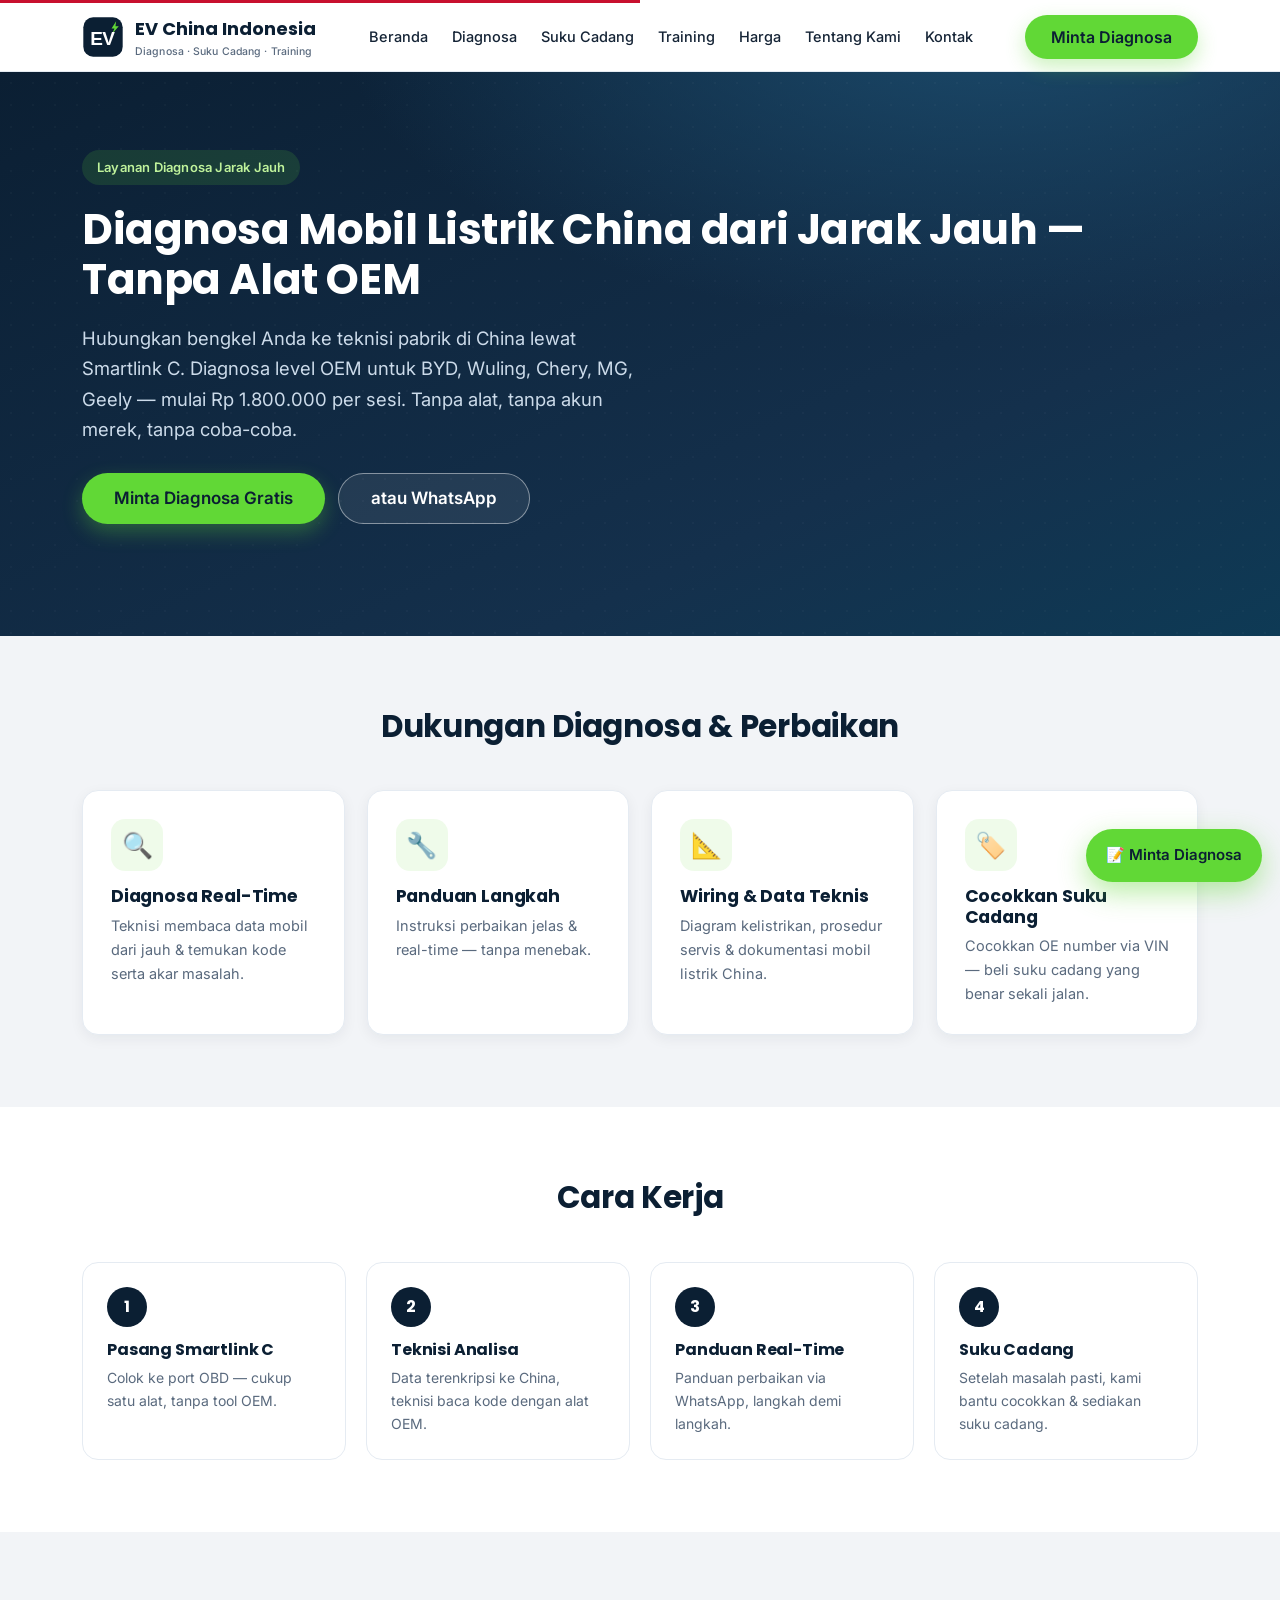
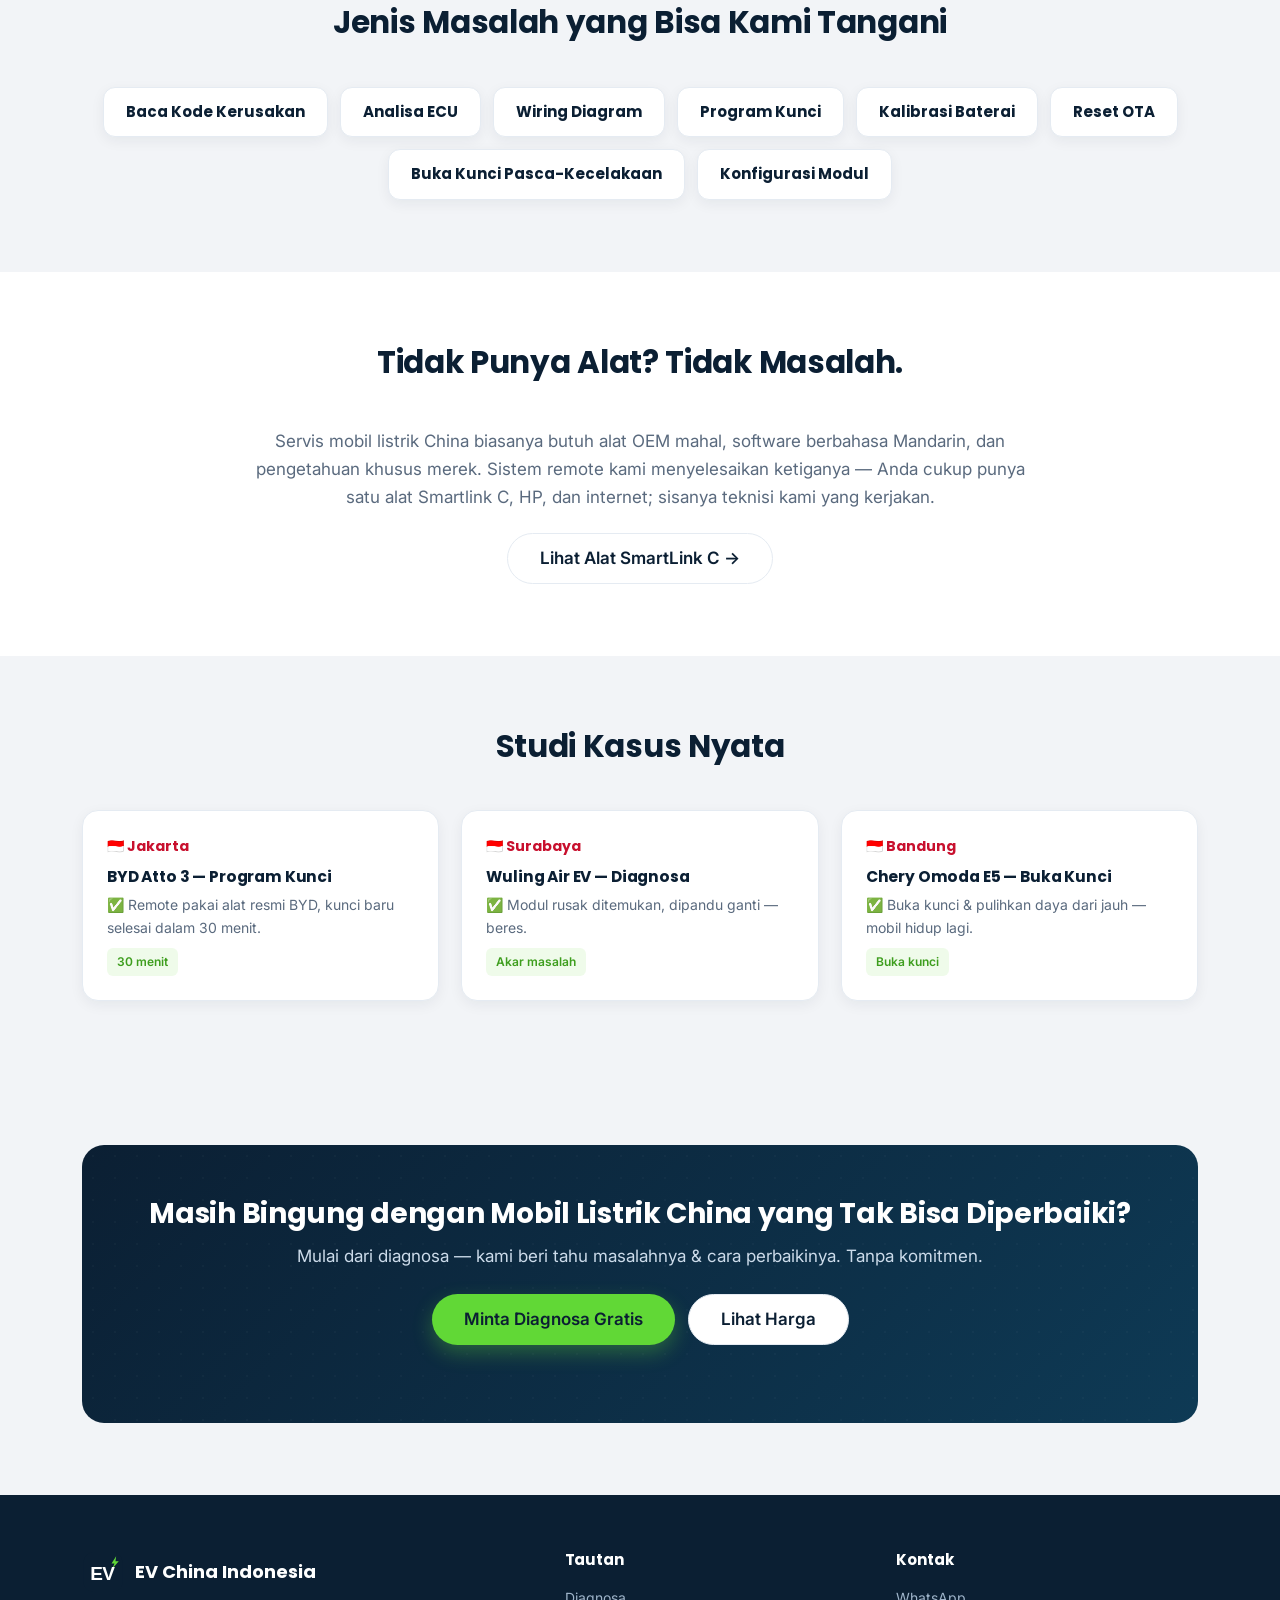
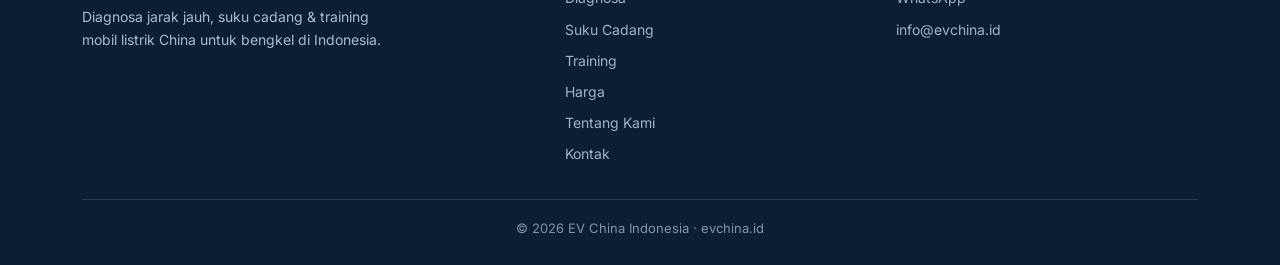
<file: diagnosa.html>
<!DOCTYPE html>
<html lang="id">
<head>
<meta charset="UTF-8">
<meta name="viewport" content="width=device-width, initial-scale=1.0">
<title>Diagnosa Mobil Listrik China dari Jarak Jauh — Tanpa Alat OEM | EV China Indonesia</title>
<meta name="description" content="Diagnosa jarak jauh mobil listrik China (BYD, Wuling, Chery, MG) oleh teknisi pabrik di China. Tanpa alat OEM, tanpa akun merek. Mulai dari Rp 1.800.000 per sesi.">
<link href="https://fonts.googleapis.com/css2?family=Inter:wght@400;500;600&family=Poppins:wght@600;700;800&display=swap" rel="stylesheet">
<link rel="icon" type="image/svg+xml" href="icon.svg">
<link rel="stylesheet" href="styles.css">
</head>
<body>

<header class="site-header">
  <div class="dev-banner" data-zh="⚙️ 演示原型 · 点右上「中文预览」可切换中文校对 · 正式上线只显示印尼语">⚙️ Prototipe demo · Klik "中文预览" di kanan atas untuk pratinjau Mandarin · Versi live hanya Bahasa Indonesia</div>
  <div class="container nav">
    <a class="brand" href="index.html"><img class="logo" src="icon.svg" alt="EV China Indonesia"><span>EV China Indonesia<small data-zh="中国电动车 诊断·配件·培训">Diagnosa · Suku Cadang · Training</small></span></a>
    <nav class="nav-links" id="navLinks">
      <a href="index.html" data-zh="首页">Beranda</a>
      <a href="diagnosa.html" data-zh="远程诊断">Diagnosa</a>
      <a href="suku-cadang.html" data-zh="配件">Suku Cadang</a>
      <a href="training.html" data-zh="培训">Training</a>
      <a href="harga.html" data-zh="价格">Harga</a>
      <a href="tentang-kami.html" data-zh="关于我们">Tentang Kami</a>
      <a href="kontak.html" data-zh="联系">Kontak</a>
    </nav>
    <div class="nav-actions">
      <button class="lang-toggle" id="langToggle">中文预览</button>
      <a class="btn btn-primary nav-toggle-cta" href="kontak.html#form" data-zh="免费诊断咨询">Minta Diagnosa</a>
      <button class="hamburger" id="hamburger">☰</button>
    </div>
  </div>
</header>

<!-- HERO -->
<section class="hero">
  <div class="container">
    <span class="eyebrow" data-zh="远程诊断服务">Layanan Diagnosa Jarak Jauh</span>
    <h1 data-zh="远程诊断中国电动车 — 无需 OEM 设备">Diagnosa Mobil Listrik China dari Jarak Jauh — Tanpa Alat OEM</h1>
    <p class="lead" data-zh="通过 Smartlink C 把你的修理厂连到中国的工厂工程师。BYD、五菱、奇瑞、MG、吉利的 OEM 级远程诊断，起价 Rp 1.800.000/次。无需工具、无需品牌账号、不用反复试错。">
      Hubungkan bengkel Anda ke teknisi pabrik di China lewat Smartlink C. Diagnosa level OEM untuk BYD, Wuling, Chery, MG, Geely — mulai Rp 1.800.000 per sesi. Tanpa alat, tanpa akun merek, tanpa coba-coba.</p>
    <div class="hero-cta">
      <a class="btn btn-primary btn-lg" href="kontak.html#form" data-zh="免费请求诊断">Minta Diagnosa Gratis</a>
      <a class="btn btn-ghost btn-lg js-wa" data-wa-text="Halo, saya butuh diagnosa jarak jauh untuk mobil listrik China." data-zh="或 WhatsApp">atau WhatsApp</a>
    </div>
  </div>
</section>

<!-- WHAT WE OFFER -->
<section>
  <div class="container">
    <div class="section-head"><h2 data-zh="我们提供的诊断与维修支持">Dukungan Diagnosa & Perbaikan</h2></div>
    <div class="grid grid-4">
      <div class="card"><span class="ico">🔍</span><h3 data-zh="实时故障诊断">Diagnosa Real-Time</h3><p data-zh="工程师远程读取车辆数据，定位确切故障码和根因。">Teknisi membaca data mobil dari jauh & temukan kode serta akar masalah.</p></div>
      <div class="card"><span class="ico">🔧</span><h3 data-zh="分步维修指导">Panduan Langkah</h3><p data-zh="实时给出清晰可执行的维修步骤，不靠猜。">Instruksi perbaikan jelas & real-time — tanpa menebak.</p></div>
      <div class="card"><span class="ico">📐</span><h3 data-zh="接线图与技术资料">Wiring & Data Teknis</h3><p data-zh="中国电动车的电路图、维修流程与技术文档。">Diagram kelistrikan, prosedur servis & dokumentasi mobil listrik China.</p></div>
      <div class="card"><span class="ico">🏷️</span><h3 data-zh="按 VIN 匹配配件">Cocokkan Suku Cadang</h3><p data-zh="按 VIN 精确匹配 OE 号，一次买对配件。">Cocokkan OE number via VIN — beli suku cadang yang benar sekali jalan.</p></div>
    </div>
  </div>
</section>

<!-- PROCESS -->
<section class="alt">
  <div class="container">
    <div class="section-head"><h2 data-zh="工作流程">Cara Kerja</h2></div>
    <div class="steps">
      <div class="step"><div class="num">1</div><h3 data-zh="连接 Smartlink C">Pasang Smartlink C</h3><p data-zh="插入车辆 OBD 口，一台设备即可，无需 OEM 工具。">Colok ke port OBD — cukup satu alat, tanpa tool OEM.</p></div>
      <div class="step"><div class="num">2</div><h3 data-zh="工程师分析故障">Teknisi Analisa</h3><p data-zh="数据加密传到中国，工程师用 OEM 设备读码分析。">Data terenkripsi ke China, teknisi baca kode dengan alat OEM.</p></div>
      <div class="step"><div class="num">3</div><h3 data-zh="实时获取维修步骤">Panduan Real-Time</h3><p data-zh="通过 WhatsApp 收到分步维修指导。">Panduan perbaikan via WhatsApp, langkah demi langkah.</p></div>
      <div class="step"><div class="num">4</div><h3 data-zh="需要时供给配件">Suku Cadang</h3><p data-zh="确认故障后，帮你匹配并供给正确的配件。">Setelah masalah pasti, kami bantu cocokkan & sediakan suku cadang.</p></div>
    </div>
  </div>
</section>

<!-- CAPABILITIES -->
<section>
  <div class="container">
    <div class="section-head"><h2 data-zh="我们能处理的故障类型">Jenis Masalah yang Bisa Kami Tangani</h2></div>
    <div class="brands">
      <span class="brand-pill" data-zh="故障码读取">Baca Kode Kerusakan</span>
      <span class="brand-pill" data-zh="ECU 分析">Analisa ECU</span>
      <span class="brand-pill" data-zh="接线图">Wiring Diagram</span>
      <span class="brand-pill" data-zh="钥匙编程">Program Kunci</span>
      <span class="brand-pill" data-zh="电池标定">Kalibrasi Baterai</span>
      <span class="brand-pill" data-zh="OTA 重置">Reset OTA</span>
      <span class="brand-pill" data-zh="事故解锁/上电">Buka Kunci Pasca-Kecelakaan</span>
      <span class="brand-pill" data-zh="模块配置">Konfigurasi Modul</span>
    </div>
  </div>
</section>

<!-- NO TOOLS -->
<section class="alt">
  <div class="container" style="max-width:820px">
    <div class="section-head"><h2 data-zh="没有工具？没问题。">Tidak Punya Alat? Tidak Masalah.</h2></div>
    <p class="center muted" style="font-size:17px" data-zh="传统修中国电动车需要昂贵的 OEM 设备、中文软件和品牌专属知识。我们的远程系统一次解决这三件事——你只需要一台 Smartlink C 接车 + 一部手机和网络，剩下的交给我们的工程师。">
      Servis mobil listrik China biasanya butuh alat OEM mahal, software berbahasa Mandarin, dan pengetahuan khusus merek. Sistem remote kami menyelesaikan ketiganya — Anda cukup punya satu alat Smartlink C, HP, dan internet; sisanya teknisi kami yang kerjakan.</p>
    <div class="center" style="margin-top:22px"><a class="btn btn-outline btn-lg" href="smartlink-c.html" data-zh="了解 / 订购 SmartLink C 设备">Lihat Alat SmartLink C →</a></div>
  </div>
</section>

<!-- CASES -->
<section>
  <div class="container">
    <div class="section-head"><h2 data-zh="真实维修案例">Studi Kasus Nyata</h2></div>
    <div class="grid grid-3">
      <div class="case"><div class="flag">🇮🇩 Jakarta</div><h4 data-zh="BYD Atto 3 — 钥匙编程">BYD Atto 3 — Program Kunci</h4><p data-zh="✅ 远程用 BYD 原厂设备，30 分钟编好新钥匙。">✅ Remote pakai alat resmi BYD, kunci baru selesai dalam 30 menit.</p><span class="tag">30 menit</span></div>
      <div class="case"><div class="flag">🇮🇩 Surabaya</div><h4 data-zh="Wuling Air EV — 故障诊断">Wuling Air EV — Diagnosa</h4><p data-zh="✅ 锁定模块故障，指导更换、问题解决。">✅ Modul rusak ditemukan, dipandu ganti — beres.</p><span class="tag" data-zh="找到根因">Akar masalah</span></div>
      <div class="case"><div class="flag">🇮🇩 Bandung</div><h4 data-zh="Chery Omoda E5 — 事故解锁">Chery Omoda E5 — Buka Kunci</h4><p data-zh="✅ 远程解锁并恢复上电，车辆成功启动。">✅ Buka kunci & pulihkan daya dari jauh — mobil hidup lagi.</p><span class="tag" data-zh="远程解锁">Buka kunci</span></div>
    </div>
  </div>
</section>

<!-- CTA -->
<section>
  <div class="container">
    <div class="cta-band">
      <h2 data-zh="还在为修不了的中国电动车发愁？">Masih Bingung dengan Mobil Listrik China yang Tak Bisa Diperbaiki?</h2>
      <p data-zh="先从诊断开始——我们会告诉你确切问题和修法。无需承诺。">Mulai dari diagnosa — kami beri tahu masalahnya & cara perbaikinya. Tanpa komitmen.</p>
      <div class="hero-cta">
        <a class="btn btn-primary btn-lg" href="kontak.html#form" data-zh="免费请求诊断">Minta Diagnosa Gratis</a>
        <a class="btn btn-outline btn-lg" href="harga.html" data-zh="查看价格">Lihat Harga</a>
      </div>
    </div>
  </div>
</section>

<footer class="site-footer">
  <div class="container">
    <div class="footer-grid">
      <div><div class="brand" style="margin-bottom:12px"><img class="logo" src="icon.svg" alt="EV China Indonesia"><span style="color:#fff">EV China Indonesia</span></div>
        <p style="color:#A9BCD2;font-size:14px;max-width:300px" data-zh="为印尼修理厂提供中国电动车远程诊断、配件与培训。">Diagnosa jarak jauh, suku cadang & training mobil listrik China untuk bengkel di Indonesia.</p></div>
      <div><h4 data-zh="快速链接">Tautan</h4>
        <a href="diagnosa.html" data-zh="远程诊断">Diagnosa</a><a href="suku-cadang.html" data-zh="配件">Suku Cadang</a><a href="training.html" data-zh="培训">Training</a><a href="harga.html" data-zh="价格">Harga</a><a href="tentang-kami.html" data-zh="关于我们">Tentang Kami</a><a href="kontak.html" data-zh="联系">Kontak</a></div>
      <div><h4 data-zh="联系方式">Kontak</h4><a class="js-wa">WhatsApp</a><a href="mailto:info@evchina.id">info@evchina.id</a></div>
    </div>
    <div class="footer-bottom">© 2026 EV China Indonesia · evchina.id</div>
  </div>
</footer>

<a class="wa-float" href="kontak.html#form" style="background:var(--accent);color:var(--ink);box-shadow:0 10px 28px rgba(97,216,54,.45)" data-zh="免费诊断">📝 Minta Diagnosa</a>
<script src="app.js"></script>
</body>
</html>
</file>
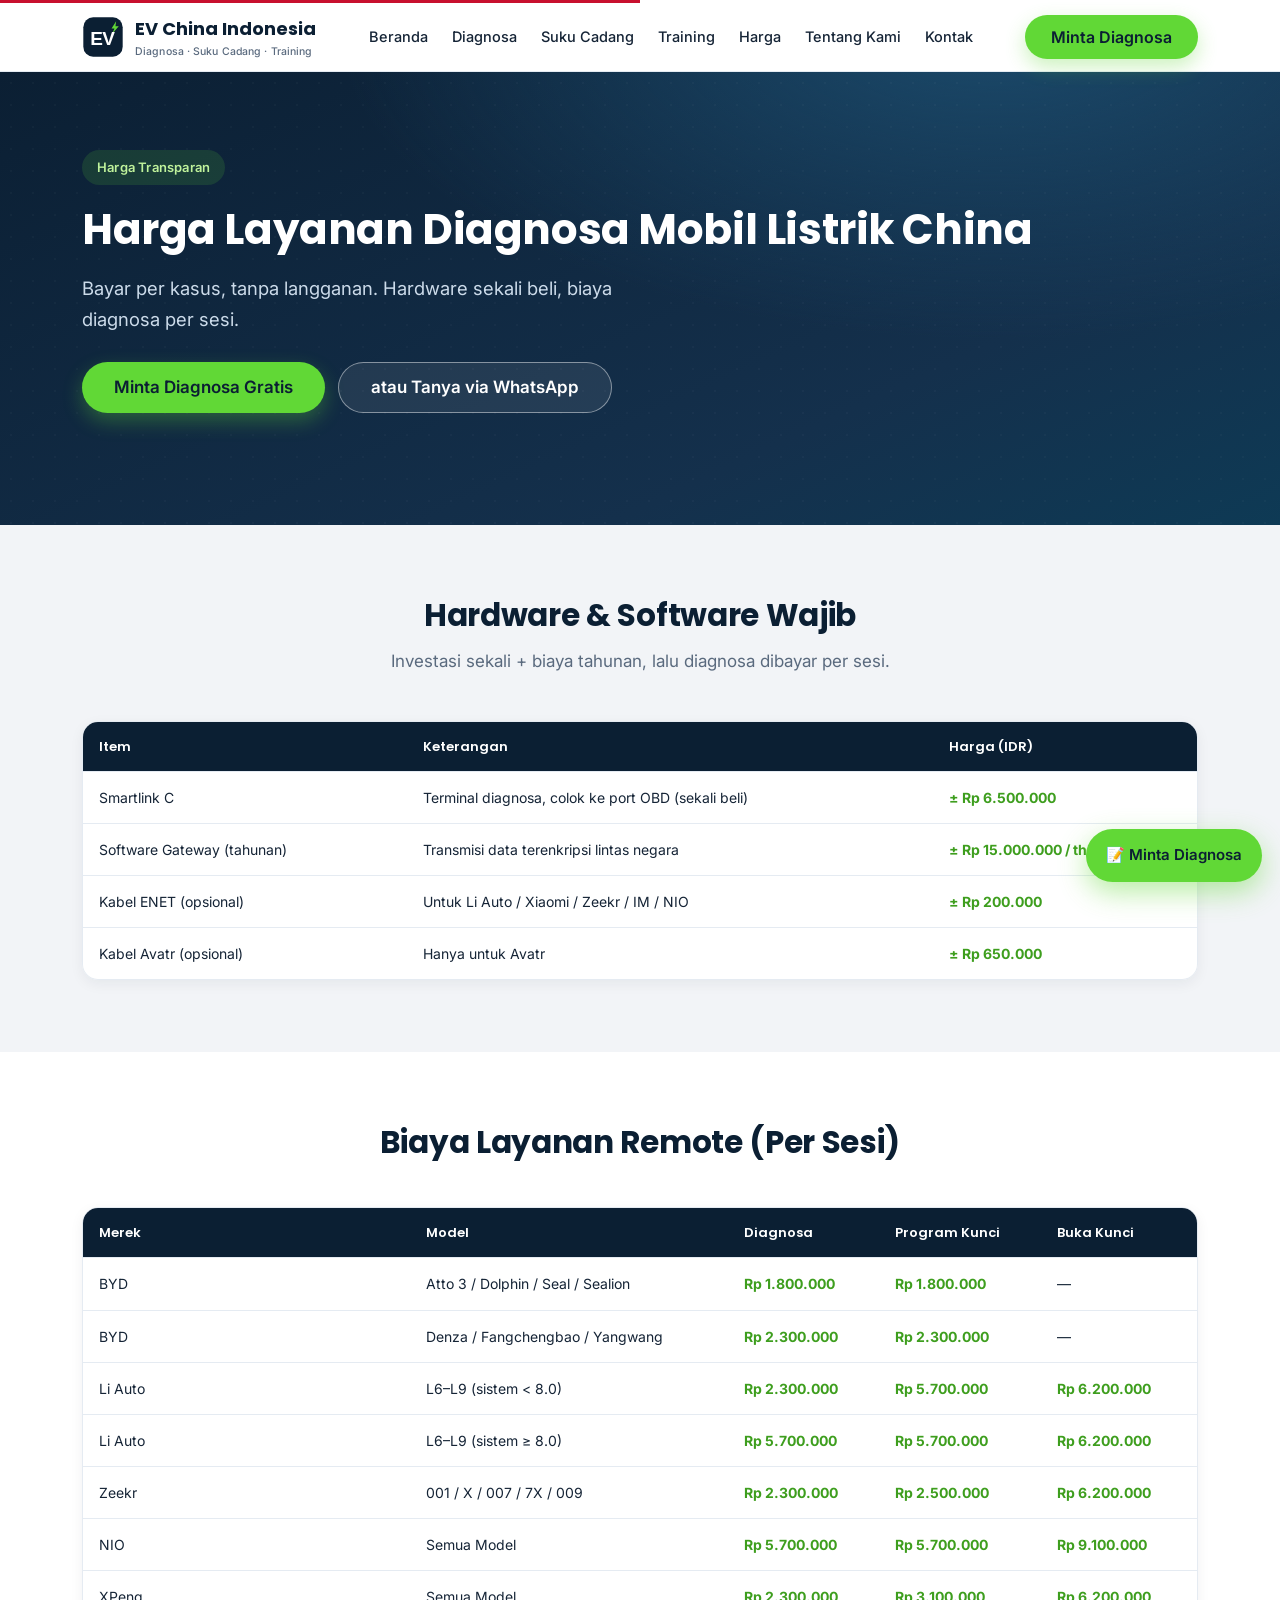
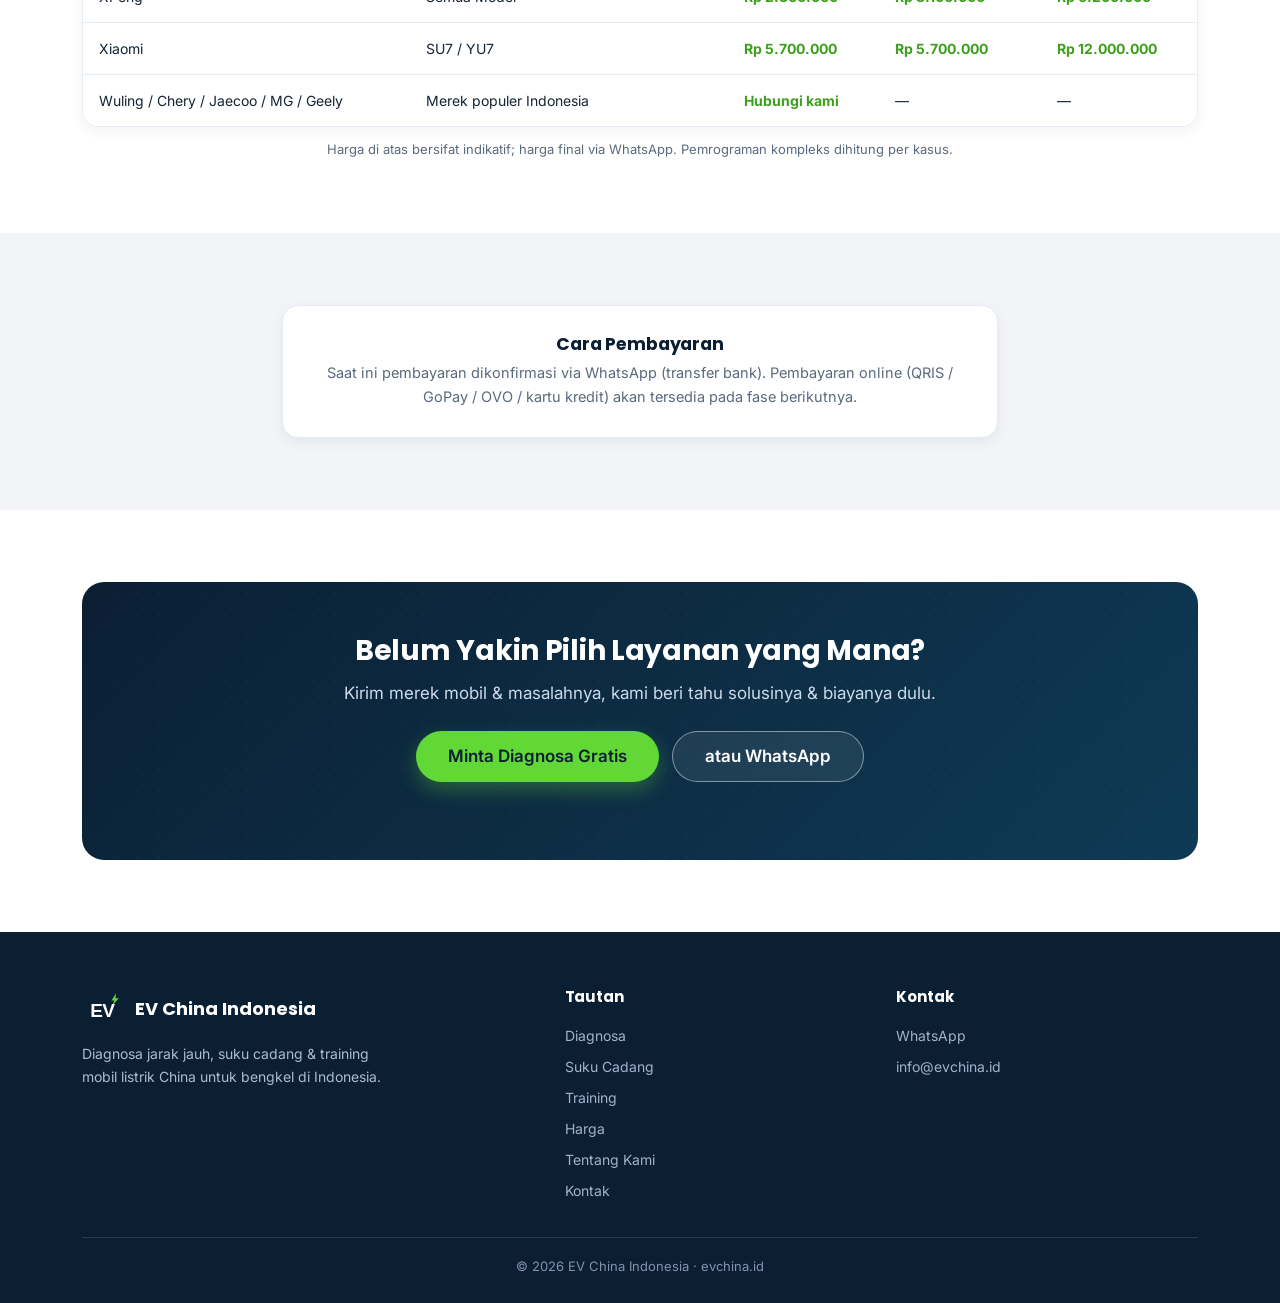
<file: harga.html>
<!DOCTYPE html>
<html lang="id">
<head>
<meta charset="UTF-8">
<meta name="viewport" content="width=device-width, initial-scale=1.0">
<title>Harga Layanan Diagnosa Mobil Listrik China | EV China Indonesia</title>
<meta name="description" content="Harga diagnosa jarak jauh mobil listrik China. Bayar per sesi, tanpa langganan. Hardware sekali beli. BYD mulai Rp 1.800.000 per sesi.">
<link href="https://fonts.googleapis.com/css2?family=Inter:wght@400;500;600&family=Poppins:wght@600;700;800&display=swap" rel="stylesheet">
<link rel="icon" type="image/svg+xml" href="icon.svg">
<link rel="stylesheet" href="styles.css">
</head>
<body>

<header class="site-header">
  <div class="dev-banner" data-zh="⚙️ 演示原型 · 点右上「中文预览」可切换中文校对 · 正式上线只显示印尼语">⚙️ Prototipe demo · Klik "中文预览" di kanan atas untuk pratinjau Mandarin · Versi live hanya Bahasa Indonesia</div>
  <div class="container nav">
    <a class="brand" href="index.html"><img class="logo" src="icon.svg" alt="EV China Indonesia"><span>EV China Indonesia<small data-zh="中国电动车 诊断·配件·培训">Diagnosa · Suku Cadang · Training</small></span></a>
    <nav class="nav-links" id="navLinks">
      <a href="index.html" data-zh="首页">Beranda</a>
      <a href="diagnosa.html" data-zh="远程诊断">Diagnosa</a>
      <a href="suku-cadang.html" data-zh="配件">Suku Cadang</a>
      <a href="training.html" data-zh="培训">Training</a>
      <a href="harga.html" data-zh="价格">Harga</a>
      <a href="tentang-kami.html" data-zh="关于我们">Tentang Kami</a>
      <a href="kontak.html" data-zh="联系">Kontak</a>
    </nav>
    <div class="nav-actions">
      <button class="lang-toggle" id="langToggle">中文预览</button>
      <a class="btn btn-primary nav-toggle-cta" href="kontak.html#form" data-zh="免费诊断咨询">Minta Diagnosa</a>
      <button class="hamburger" id="hamburger">☰</button>
    </div>
  </div>
</header>

<section class="hero">
  <div class="container">
    <span class="eyebrow" data-zh="价格透明">Harga Transparan</span>
    <h1 data-zh="中国电动车诊断服务价格">Harga Layanan Diagnosa Mobil Listrik China</h1>
    <p class="lead" data-zh="按次付费、无订阅。硬件一次性购买，诊断按次计费。">Bayar per kasus, tanpa langganan. Hardware sekali beli, biaya diagnosa per sesi.</p>
    <div class="hero-cta">
      <a class="btn btn-primary btn-lg" href="kontak.html#form" data-zh="免费请求诊断">Minta Diagnosa Gratis</a>
      <a class="btn btn-ghost btn-lg js-wa" data-wa-text="Halo, saya mau tanya harga diagnosa mobil listrik China." data-zh="或 WhatsApp 询价">atau Tanya via WhatsApp</a>
    </div>
  </div>
</section>

<!-- HARDWARE TABLE -->
<section>
  <div class="container">
    <div class="section-head">
      <h2 data-zh="必备硬件与软件">Hardware & Software Wajib</h2>
      <p data-zh="一次性投入 + 年费，之后诊断按次收费。">Investasi sekali + biaya tahunan, lalu diagnosa dibayar per sesi.</p>
    </div>
    <div class="table-wrap">
      <table>
        <thead><tr>
          <th data-zh="项目">Item</th>
          <th data-zh="说明">Keterangan</th>
          <th data-zh="价格 (IDR)">Harga (IDR)</th>
        </tr></thead>
        <tbody>
          <tr><td>Smartlink C</td><td data-zh="诊断终端，接车 OBD 口（一次性）">Terminal diagnosa, colok ke port OBD (sekali beli)</td><td class="price">± Rp 6.500.000</td></tr>
          <tr><td data-zh="Gateway 软件（年费）">Software Gateway (tahunan)</td><td data-zh="跨境加密数据传输">Transmisi data terenkripsi lintas negara</td><td class="price">± Rp 15.000.000 / thn</td></tr>
          <tr><td data-zh="ENET 线（选配）">Kabel ENET (opsional)</td><td data-zh="理想/小米/Zeekr/智己/蔚来用">Untuk Li Auto / Xiaomi / Zeekr / IM / NIO</td><td class="price">± Rp 200.000</td></tr>
          <tr><td data-zh="Avatr 线（选配）">Kabel Avatr (opsional)</td><td data-zh="仅阿维塔用">Hanya untuk Avatr</td><td class="price">± Rp 650.000</td></tr>
        </tbody>
      </table>
    </div>
  </div>
</section>

<!-- SERVICE FEE TABLE -->
<section class="alt">
  <div class="container">
    <div class="section-head">
      <h2 data-zh="远程服务费（按次）">Biaya Layanan Remote (Per Sesi)</h2>
    </div>
    <div class="table-wrap">
      <table>
        <thead><tr>
          <th data-zh="品牌">Merek</th>
          <th data-zh="车型">Model</th>
          <th data-zh="诊断">Diagnosa</th>
          <th data-zh="钥匙编程">Program Kunci</th>
          <th data-zh="事故解锁">Buka Kunci</th>
        </tr></thead>
        <tbody>
          <tr><td>BYD</td><td>Atto 3 / Dolphin / Seal / Sealion</td><td class="price">Rp 1.800.000</td><td class="price">Rp 1.800.000</td><td>—</td></tr>
          <tr><td>BYD</td><td>Denza / Fangchengbao / Yangwang</td><td class="price">Rp 2.300.000</td><td class="price">Rp 2.300.000</td><td>—</td></tr>
          <tr><td>Li Auto</td><td data-zh="L6–L9（系统 < 8.0）">L6–L9 (sistem < 8.0)</td><td class="price">Rp 2.300.000</td><td class="price">Rp 5.700.000</td><td class="price">Rp 6.200.000</td></tr>
          <tr><td>Li Auto</td><td data-zh="L6–L9（系统 ≥ 8.0）">L6–L9 (sistem ≥ 8.0)</td><td class="price">Rp 5.700.000</td><td class="price">Rp 5.700.000</td><td class="price">Rp 6.200.000</td></tr>
          <tr><td>Zeekr</td><td>001 / X / 007 / 7X / 009</td><td class="price">Rp 2.300.000</td><td class="price">Rp 2.500.000</td><td class="price">Rp 6.200.000</td></tr>
          <tr><td>NIO</td><td data-zh="全系">Semua Model</td><td class="price">Rp 5.700.000</td><td class="price">Rp 5.700.000</td><td class="price">Rp 9.100.000</td></tr>
          <tr><td>XPeng</td><td data-zh="全系">Semua Model</td><td class="price">Rp 2.300.000</td><td class="price">Rp 3.100.000</td><td class="price">Rp 6.200.000</td></tr>
          <tr><td>Xiaomi</td><td>SU7 / YU7</td><td class="price">Rp 5.700.000</td><td class="price">Rp 5.700.000</td><td class="price">Rp 12.000.000</td></tr>
          <tr><td>Wuling / Chery / Jaecoo / MG / Geely</td><td data-zh="印尼热销品牌">Merek populer Indonesia</td><td class="price" data-zh="按需报价">Hubungi kami</td><td>—</td><td>—</td></tr>
        </tbody>
      </table>
    </div>
    <p class="note center" data-zh="以上价格仅供参考，最终报价以 WhatsApp 为准。复杂编程按个案报价。">Harga di atas bersifat indikatif; harga final via WhatsApp. Pemrograman kompleks dihitung per kasus.</p>
  </div>
</section>

<!-- payment note -->
<section>
  <div class="container" style="max-width:760px">
    <div class="card center">
      <h3 data-zh="付款方式">Cara Pembayaran</h3>
      <p class="muted" data-zh="目前先通过 WhatsApp 确认报价后付款（银行转账）。线上支付（QRIS / GoPay / OVO / 信用卡）将在第二阶段上线。">Saat ini pembayaran dikonfirmasi via WhatsApp (transfer bank). Pembayaran online (QRIS / GoPay / OVO / kartu kredit) akan tersedia pada fase berikutnya.</p>
    </div>
  </div>
</section>

<section class="alt">
  <div class="container">
    <div class="cta-band">
      <h2 data-zh="不确定要选哪个服务？">Belum Yakin Pilih Layanan yang Mana?</h2>
      <p data-zh="把车型和故障发给我们，我们先告诉你怎么做、多少钱。">Kirim merek mobil & masalahnya, kami beri tahu solusinya & biayanya dulu.</p>
      <div class="hero-cta">
        <a class="btn btn-primary btn-lg" href="kontak.html#form" data-zh="免费请求诊断">Minta Diagnosa Gratis</a>
        <a class="btn btn-ghost btn-lg js-wa" data-wa-text="Halo, saya mau konsultasi harga diagnosa mobil listrik China." data-zh="或 WhatsApp 咨询">atau WhatsApp</a>
      </div>
    </div>
  </div>
</section>

<footer class="site-footer">
  <div class="container">
    <div class="footer-grid">
      <div><div class="brand" style="margin-bottom:12px"><img class="logo" src="icon.svg" alt="EV China Indonesia"><span style="color:#fff">EV China Indonesia</span></div>
        <p style="color:#A9BCD2;font-size:14px;max-width:300px" data-zh="为印尼修理厂提供中国电动车远程诊断、配件与培训。">Diagnosa jarak jauh, suku cadang & training mobil listrik China untuk bengkel di Indonesia.</p></div>
      <div><h4 data-zh="快速链接">Tautan</h4>
        <a href="diagnosa.html" data-zh="远程诊断">Diagnosa</a><a href="suku-cadang.html" data-zh="配件">Suku Cadang</a><a href="training.html" data-zh="培训">Training</a><a href="harga.html" data-zh="价格">Harga</a><a href="tentang-kami.html" data-zh="关于我们">Tentang Kami</a><a href="kontak.html" data-zh="联系">Kontak</a></div>
      <div><h4 data-zh="联系方式">Kontak</h4><a class="js-wa">WhatsApp</a><a href="mailto:info@evchina.id">info@evchina.id</a></div>
    </div>
    <div class="footer-bottom">© 2026 EV China Indonesia · evchina.id</div>
  </div>
</footer>

<a class="wa-float" href="kontak.html#form" style="background:var(--accent);color:var(--ink);box-shadow:0 10px 28px rgba(97,216,54,.45)" data-zh="免费诊断">📝 Minta Diagnosa</a>
<script src="app.js"></script>
</body>
</html>
</file>
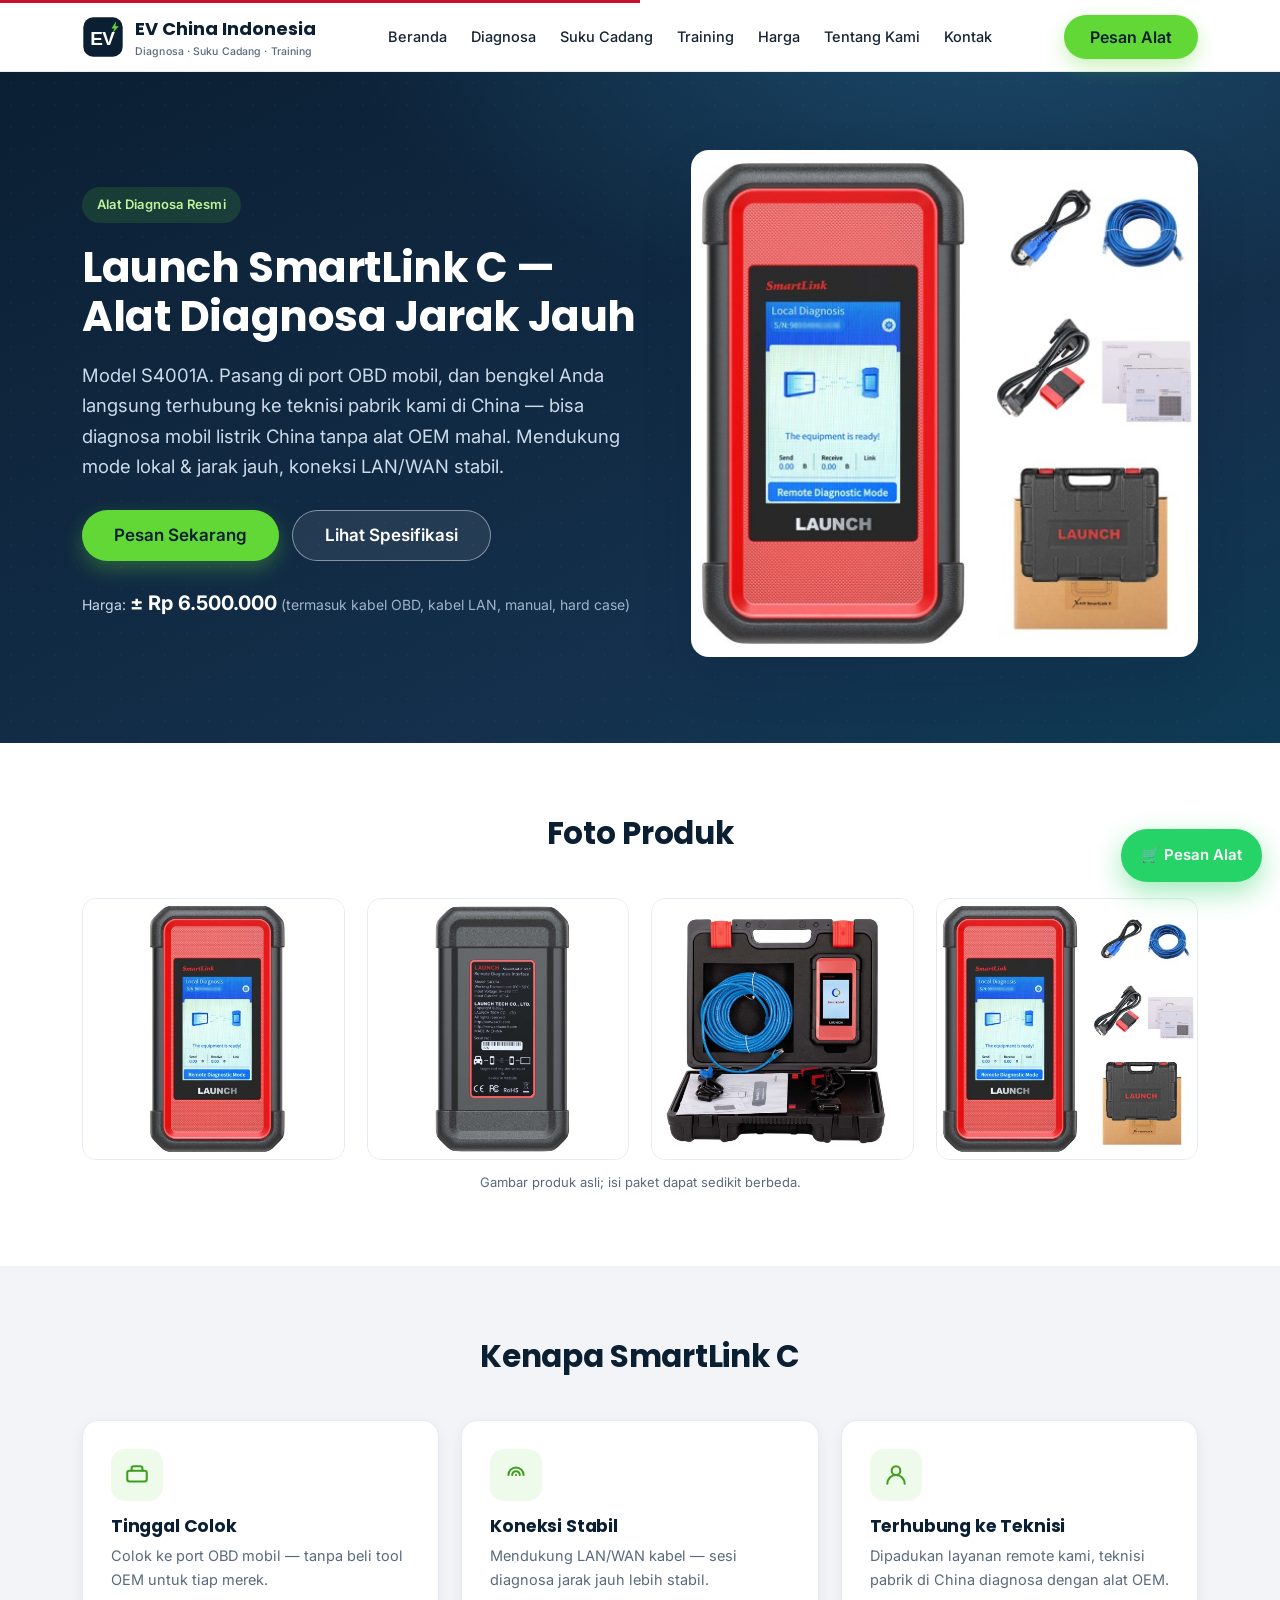
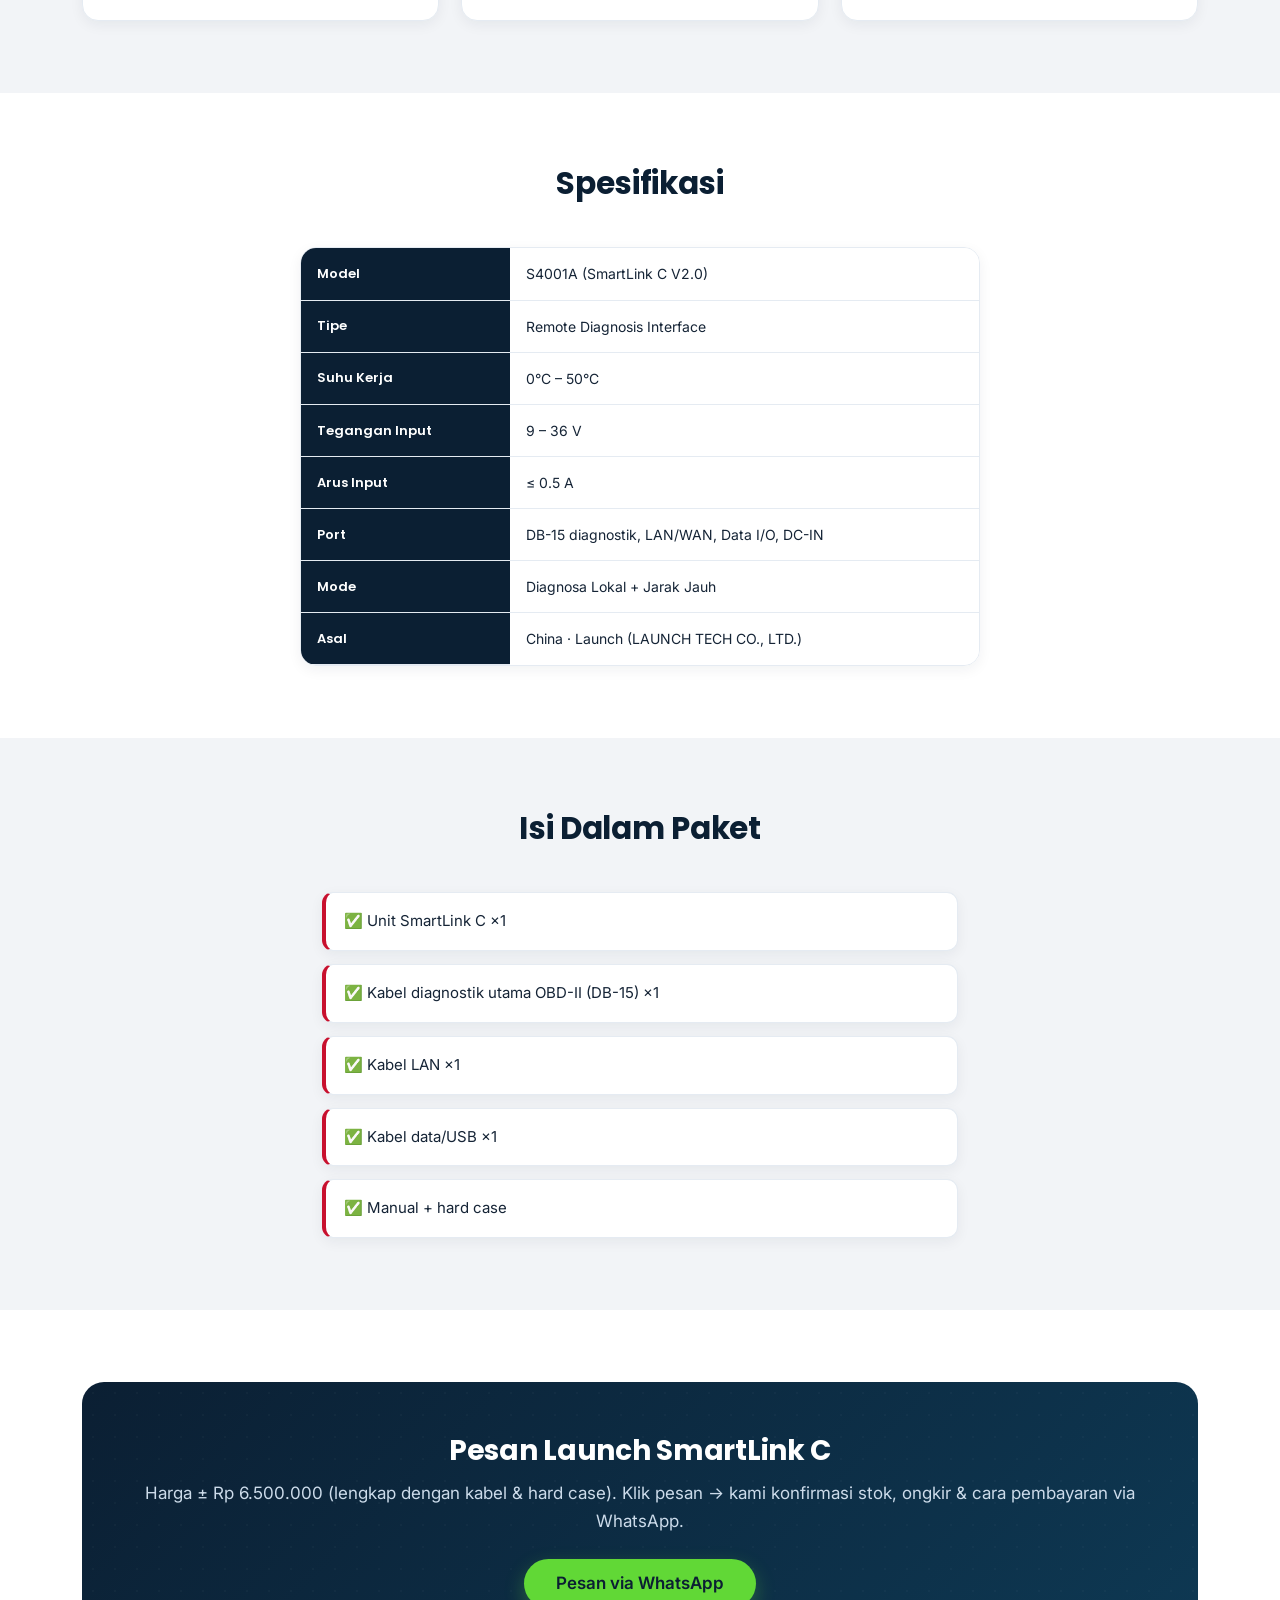
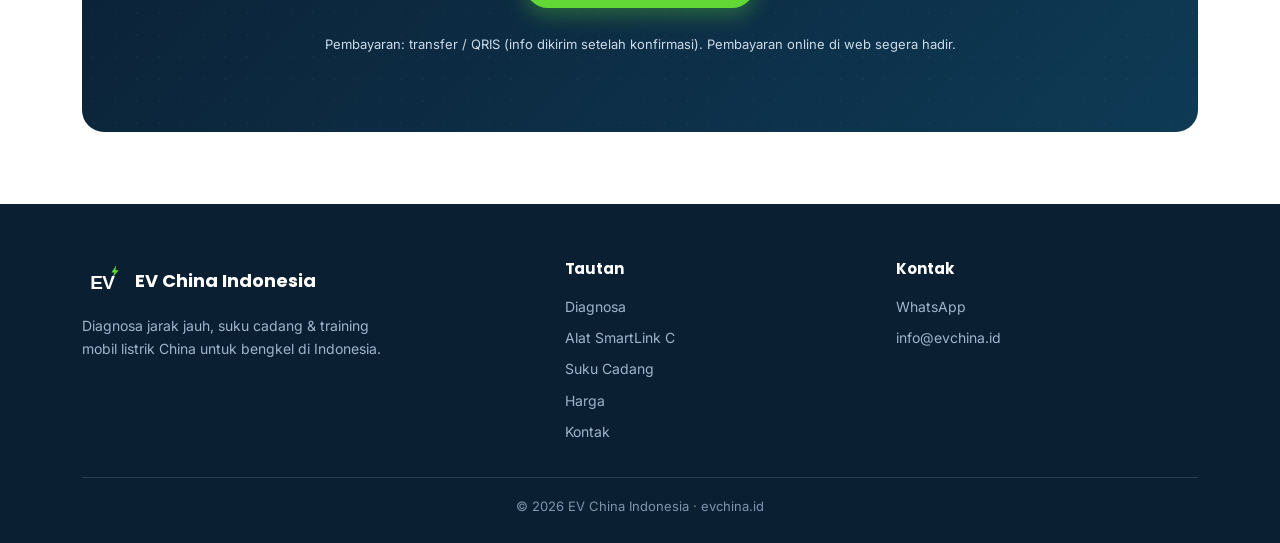
<file: smartlink-c.html>
<!DOCTYPE html>
<html lang="id">
<head>
<meta charset="UTF-8">
<meta name="viewport" content="width=device-width, initial-scale=1.0">
<title>Launch SmartLink C — Alat Diagnosa Jarak Jauh | EV China Indonesia</title>
<meta name="description" content="Launch SmartLink C (S4001A): alat antarmuka diagnosa jarak jauh untuk bengkel. Pasang di port OBD, hubungkan ke teknisi pabrik di China — diagnosa mobil listrik China tanpa alat OEM mahal. Pesan dari EV China Indonesia.">
<link rel="icon" type="image/svg+xml" href="icon.svg">
<link href="https://fonts.googleapis.com/css2?family=Inter:wght@400;500;600&family=Poppins:wght@600;700;800&display=swap" rel="stylesheet">
<link rel="stylesheet" href="styles.css">
</head>
<body>

<header class="site-header">
  <div class="dev-banner" data-zh="⚙️ 演示原型 · 点右上「中文预览」可切换中文校对 · 正式上线只显示印尼语">⚙️ Prototipe demo · Klik "中文预览" di kanan atas untuk pratinjau Mandarin · Versi live hanya Bahasa Indonesia</div>
  <div class="container nav">
    <a class="brand" href="index.html"><img class="logo" src="icon.svg" alt="EV China Indonesia"><span>EV China Indonesia<small data-zh="中国电动车 诊断·配件·培训">Diagnosa · Suku Cadang · Training</small></span></a>
    <nav class="nav-links" id="navLinks">
      <a href="index.html" data-zh="首页">Beranda</a>
      <a href="diagnosa.html" data-zh="远程诊断">Diagnosa</a>
      <a href="suku-cadang.html" data-zh="配件">Suku Cadang</a>
      <a href="training.html" data-zh="培训">Training</a>
      <a href="harga.html" data-zh="价格">Harga</a>
      <a href="tentang-kami.html" data-zh="关于我们">Tentang Kami</a>
      <a href="kontak.html" data-zh="联系">Kontak</a>
    </nav>
    <div class="nav-actions">
      <button class="lang-toggle" id="langToggle">中文预览</button>
      <a class="btn btn-primary nav-toggle-cta js-wa" data-wa-text="Halo, saya mau pesan Launch SmartLink C." data-zh="订购设备">Pesan Alat</a>
      <button class="hamburger" id="hamburger">☰</button>
    </div>
  </div>
</header>

<!-- HERO / PRODUCT -->
<section class="hero">
  <div class="container">
    <div class="hero-grid">
      <div class="hero-copy">
        <span class="eyebrow" data-zh="官方诊断设备">Alat Diagnosa Resmi</span>
        <h1 data-zh="Launch SmartLink C — 远程诊断接口">Launch SmartLink C — Alat Diagnosa Jarak Jauh</h1>
        <p class="lead" data-zh="型号 S4001A。插在车的 OBD 口,把你的修理厂连到我们在中国的工厂工程师——不用买昂贵 OEM 设备,就能诊断中国电动车。支持本地 + 远程诊断,LAN/WAN 稳定连接。">
          Model S4001A. Pasang di port OBD mobil, dan bengkel Anda langsung terhubung ke teknisi pabrik kami di China — bisa diagnosa mobil listrik China tanpa alat OEM mahal. Mendukung mode lokal & jarak jauh, koneksi LAN/WAN stabil.</p>
        <div class="hero-cta">
          <a class="btn btn-primary btn-lg js-wa" data-wa-text="Halo, saya mau pesan Launch SmartLink C. Tolong info harga & pengiriman." data-zh="立即订购">Pesan Sekarang</a>
          <a class="btn btn-ghost btn-lg" href="#spec" data-zh="查看规格">Lihat Spesifikasi</a>
        </div>
        <p style="margin-top:14px;color:#CCDBEA;font-size:14px"><span data-zh="价格">Harga:</span> <b style="color:#fff;font-size:20px">± Rp 6.500.000</b> <span style="color:#9FB4CA" data-zh="（含 1 条 OBD 主线、网线、说明书、手提箱）">(termasuk kabel OBD, kabel LAN, manual, hard case)</span></p>
      </div>
      <div class="hero-visual">
        <img src="images/smartlink-c-kit.jpg" alt="Launch SmartLink C kit" onerror="this.closest('.hero-visual').style.display='none'" style="width:100%;border-radius:18px;background:#fff;box-shadow:var(--shadow-lg)">
      </div>
    </div>
  </div>
</section>

<!-- GALLERY -->
<section class="alt">
  <div class="container">
    <div class="section-head"><h2 data-zh="产品图">Foto Produk</h2></div>
    <div class="grid grid-4">
      <img src="images/smartlink-c-front.jpg" alt="SmartLink C tampak depan" onerror="this.style.display='none'" style="width:100%;border-radius:14px;border:1px solid var(--line);background:#fff">
      <img src="images/smartlink-c-back.jpg" alt="SmartLink C label spesifikasi" onerror="this.style.display='none'" style="width:100%;border-radius:14px;border:1px solid var(--line);background:#fff">
      <img src="images/smartlink-c-case.jpg" alt="SmartLink C hard case" onerror="this.style.display='none'" style="width:100%;border-radius:14px;border:1px solid var(--line);background:#fff">
      <img src="images/smartlink-c-kit.jpg" alt="SmartLink C kit lengkap" onerror="this.style.display='none'" style="width:100%;border-radius:14px;border:1px solid var(--line);background:#fff">
    </div>
    <p class="note center" data-zh="实物为准。">Gambar produk asli; isi paket dapat sedikit berbeda.</p>
  </div>
</section>

<!-- WHY -->
<section>
  <div class="container">
    <div class="section-head"><h2 data-zh="为什么用 SmartLink C">Kenapa SmartLink C</h2></div>
    <div class="grid grid-3">
      <div class="card"><span class="ico"><svg viewBox="0 0 24 24" fill="none" stroke-linecap="round" stroke-linejoin="round"><rect x="3" y="8" width="18" height="10" rx="2"/><path d="M7 8V6a2 2 0 0 1 2-2h6a2 2 0 0 1 2 2v2"/></svg></span><h3 data-zh="插上就用">Tinggal Colok</h3><p data-zh="插进车的 OBD 口即可,无需每个品牌单独买 OEM 工具。">Colok ke port OBD mobil — tanpa beli tool OEM untuk tiap merek.</p></div>
      <div class="card"><span class="ico"><svg viewBox="0 0 24 24" fill="none" stroke-linecap="round" stroke-linejoin="round"><path d="M5 12a7 7 0 0 1 14 0M8.5 12a3.5 3.5 0 0 1 7 0M12 12h.01"/></svg></span><h3 data-zh="LAN/WAN 稳定连接">Koneksi Stabil</h3><p data-zh="支持有线 LAN/WAN,远程诊断更稳,不怕掉线。">Mendukung LAN/WAN kabel — sesi diagnosa jarak jauh lebih stabil.</p></div>
      <div class="card"><span class="ico"><svg viewBox="0 0 24 24" fill="none" stroke-linecap="round" stroke-linejoin="round"><circle cx="12" cy="8" r="4"/><path d="M4 20a8 8 0 0 1 16 0"/></svg></span><h3 data-zh="连到中国工程师">Terhubung ke Teknisi</h3><p data-zh="搭配我们的远程服务,中国工厂工程师用 OEM 设备帮你诊断。">Dipadukan layanan remote kami, teknisi pabrik di China diagnosa dengan alat OEM.</p></div>
    </div>
  </div>
</section>

<!-- SPECS -->
<section class="alt" id="spec">
  <div class="container">
    <div class="section-head"><h2 data-zh="规格参数">Spesifikasi</h2></div>
    <div class="table-wrap" style="max-width:680px;margin:0 auto">
      <table>
        <tbody>
          <tr><th data-zh="型号">Model</th><td>S4001A (SmartLink C V2.0)</td></tr>
          <tr><th data-zh="类型">Tipe</th><td data-zh="远程诊断接口">Remote Diagnosis Interface</td></tr>
          <tr><th data-zh="工作温度">Suhu Kerja</th><td>0°C – 50°C</td></tr>
          <tr><th data-zh="输入电压">Tegangan Input</th><td>9 – 36 V</td></tr>
          <tr><th data-zh="输入电流">Arus Input</th><td>≤ 0.5 A</td></tr>
          <tr><th data-zh="接口">Port</th><td data-zh="DB-15 诊断口、LAN/WAN 网口、Data I/O、DC-IN">DB-15 diagnostik, LAN/WAN, Data I/O, DC-IN</td></tr>
          <tr><th data-zh="模式">Mode</th><td data-zh="本地诊断 + 远程诊断">Diagnosa Lokal + Jarak Jauh</td></tr>
          <tr><th data-zh="产地">Asal</th><td data-zh="中国 · Launch 原厂">China · Launch (LAUNCH TECH CO., LTD.)</td></tr>
        </tbody>
      </table>
    </div>
  </div>
</section>

<!-- IN THE BOX -->
<section>
  <div class="container" style="max-width:680px">
    <div class="section-head"><h2 data-zh="包装内含">Isi Dalam Paket</h2></div>
    <ul class="pain">
      <li data-zh="✅ SmartLink C 主机 ×1">✅ Unit SmartLink C ×1</li>
      <li data-zh="✅ OBD-II 主诊断线 (DB-15) ×1">✅ Kabel diagnostik utama OBD-II (DB-15) ×1</li>
      <li data-zh="✅ 网线 (LAN) ×1">✅ Kabel LAN ×1</li>
      <li data-zh="✅ 数据/USB 线 ×1">✅ Kabel data/USB ×1</li>
      <li data-zh="✅ 说明书 + 手提箱">✅ Manual + hard case</li>
    </ul>
  </div>
</section>

<!-- BUY -->
<section class="alt" id="beli">
  <div class="container">
    <div class="cta-band">
      <h2 data-zh="订购 SmartLink C">Pesan Launch SmartLink C</h2>
      <p data-zh="价格 ± Rp 6.500.000(含线材与手提箱)。点下单 → 我们 WhatsApp 跟你确认库存、运费和付款方式。">Harga ± Rp 6.500.000 (lengkap dengan kabel & hard case). Klik pesan → kami konfirmasi stok, ongkir & cara pembayaran via WhatsApp.</p>
      <div class="hero-cta">
        <a class="btn btn-primary btn-lg js-wa" data-wa-text="Halo, saya mau pesan Launch SmartLink C. Tolong info stok, ongkir & pembayaran." data-zh="WhatsApp 下单">Pesan via WhatsApp</a>
      </div>
      <p style="margin-top:14px;color:#CCDBEA;font-size:13px" data-zh="支付方式:转账 / QRIS（确认后发付款信息）。网页在线支付即将上线。">Pembayaran: transfer / QRIS (info dikirim setelah konfirmasi). Pembayaran online di web segera hadir.</p>
    </div>
  </div>
</section>

<footer class="site-footer">
  <div class="container">
    <div class="footer-grid">
      <div><div class="brand" style="margin-bottom:12px"><img class="logo" src="icon.svg" alt="EV China Indonesia"><span style="color:#fff">EV China Indonesia</span></div>
        <p style="color:#9FB4CA;font-size:14px;max-width:300px" data-zh="为印尼修理厂提供中国电动车远程诊断、配件与培训。">Diagnosa jarak jauh, suku cadang & training mobil listrik China untuk bengkel di Indonesia.</p></div>
      <div><h4 data-zh="快速链接">Tautan</h4>
        <a href="diagnosa.html" data-zh="远程诊断">Diagnosa</a><a href="smartlink-c.html" data-zh="SmartLink C 设备">Alat SmartLink C</a><a href="suku-cadang.html" data-zh="配件">Suku Cadang</a><a href="harga.html" data-zh="价格">Harga</a><a href="kontak.html" data-zh="联系">Kontak</a></div>
      <div><h4 data-zh="联系方式">Kontak</h4><a class="js-wa">WhatsApp</a><a href="mailto:info@evchina.id">info@evchina.id</a></div>
    </div>
    <div class="footer-bottom">© 2026 EV China Indonesia · evchina.id</div>
  </div>
</footer>

<a class="wa-float js-wa" data-wa-text="Halo, saya mau pesan Launch SmartLink C." data-zh="订购设备">🛒 Pesan Alat</a>
<script src="app.js"></script>
</body>
</html>
</file>
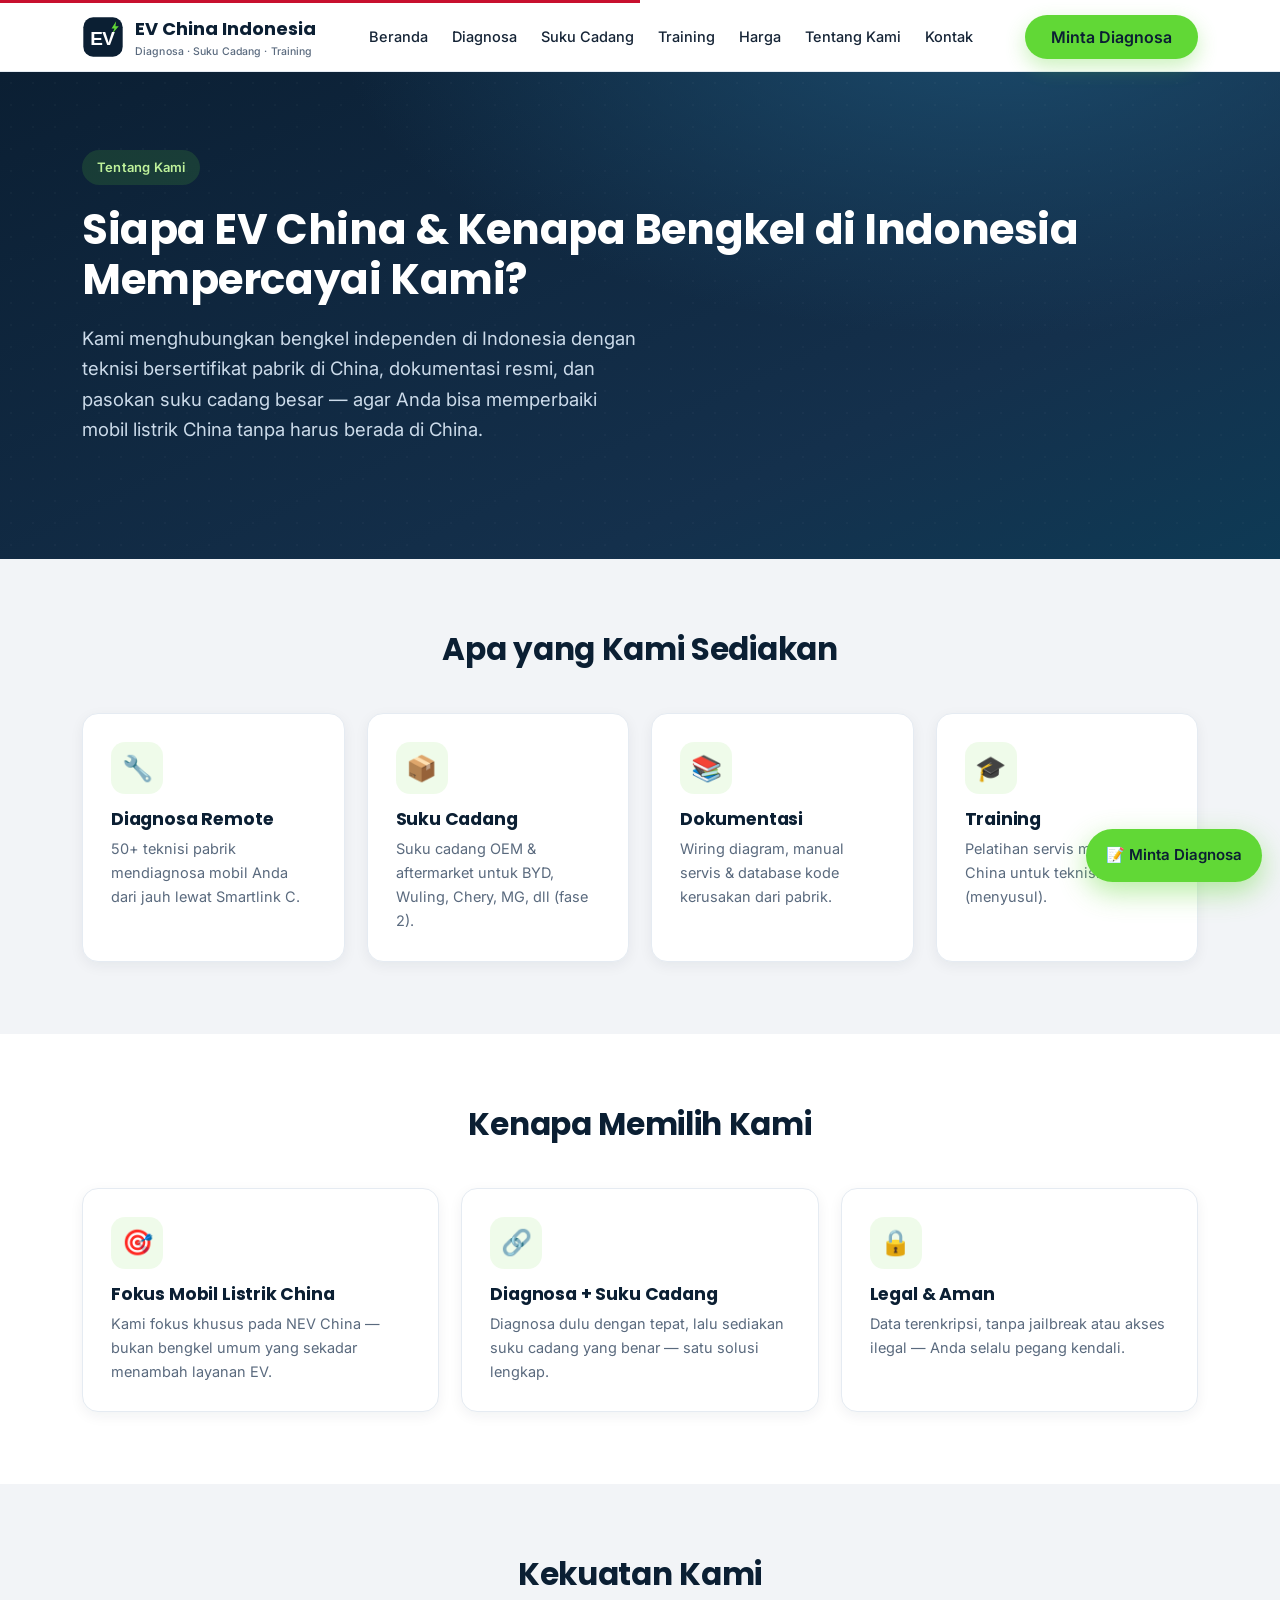
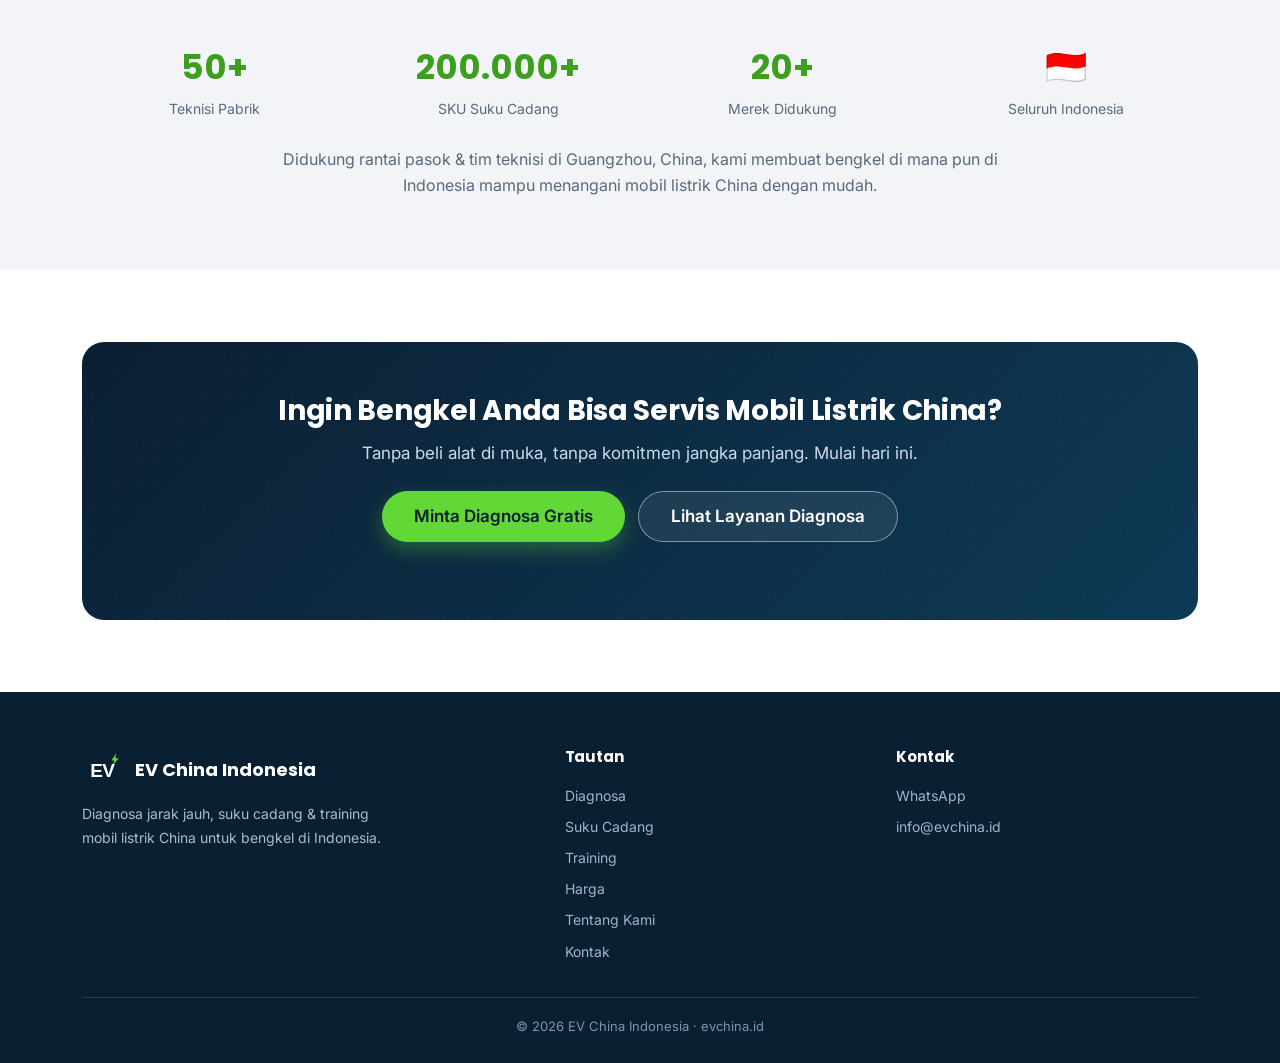
<file: tentang-kami.html>
<!DOCTYPE html>
<html lang="id">
<head>
<meta charset="UTF-8">
<meta name="viewport" content="width=device-width, initial-scale=1.0">
<title>Tentang Kami | EV China Indonesia</title>
<meta name="description" content="EV China Indonesia menghubungkan bengkel di Indonesia dengan teknisi pabrik China, dokumentasi resmi, dan suku cadang untuk mobil listrik China.">
<link href="https://fonts.googleapis.com/css2?family=Inter:wght@400;500;600&family=Poppins:wght@600;700;800&display=swap" rel="stylesheet">
<link rel="icon" type="image/svg+xml" href="icon.svg">
<link rel="stylesheet" href="styles.css">
</head>
<body>

<header class="site-header">
  <div class="dev-banner" data-zh="⚙️ 演示原型 · 点右上「中文预览」可切换中文校对 · 正式上线只显示印尼语">⚙️ Prototipe demo · Klik "中文预览" di kanan atas untuk pratinjau Mandarin · Versi live hanya Bahasa Indonesia</div>
  <div class="container nav">
    <a class="brand" href="index.html"><img class="logo" src="icon.svg" alt="EV China Indonesia"><span>EV China Indonesia<small data-zh="中国电动车 诊断·配件·培训">Diagnosa · Suku Cadang · Training</small></span></a>
    <nav class="nav-links" id="navLinks">
      <a href="index.html" data-zh="首页">Beranda</a>
      <a href="diagnosa.html" data-zh="远程诊断">Diagnosa</a>
      <a href="suku-cadang.html" data-zh="配件">Suku Cadang</a>
      <a href="training.html" data-zh="培训">Training</a>
      <a href="harga.html" data-zh="价格">Harga</a>
      <a href="tentang-kami.html" data-zh="关于我们">Tentang Kami</a>
      <a href="kontak.html" data-zh="联系">Kontak</a>
    </nav>
    <div class="nav-actions">
      <button class="lang-toggle" id="langToggle">中文预览</button>
      <a class="btn btn-primary nav-toggle-cta" href="kontak.html#form" data-zh="免费诊断咨询">Minta Diagnosa</a>
      <button class="hamburger" id="hamburger">☰</button>
    </div>
  </div>
</header>

<section class="hero">
  <div class="container">
    <span class="eyebrow" data-zh="关于我们">Tentang Kami</span>
    <h1 data-zh="谁是 EV China，为什么印尼修理厂信任我们？">Siapa EV China & Kenapa Bengkel di Indonesia Mempercayai Kami?</h1>
    <p class="lead" data-zh="我们把印尼的独立修理厂，连接到中国的工厂认证工程师、原厂技术文档和庞大的配件供应——让你不用在中国，也能修好中国电动车。">
      Kami menghubungkan bengkel independen di Indonesia dengan teknisi bersertifikat pabrik di China, dokumentasi resmi, dan pasokan suku cadang besar — agar Anda bisa memperbaiki mobil listrik China tanpa harus berada di China.</p>
  </div>
</section>

<section>
  <div class="container">
    <div class="section-head"><h2 data-zh="我们提供什么">Apa yang Kami Sediakan</h2></div>
    <div class="grid grid-4">
      <div class="card"><span class="ico">🔧</span><h3 data-zh="远程诊断">Diagnosa Remote</h3><p data-zh="50+ 工厂认证工程师通过 Smartlink C 远程为你的车诊断。">50+ teknisi pabrik mendiagnosa mobil Anda dari jauh lewat Smartlink C.</p></div>
      <div class="card"><span class="ico">📦</span><h3 data-zh="配件供应">Suku Cadang</h3><p data-zh="BYD、五菱、奇瑞、MG 等品牌的 OEM 与副厂件供应（二期）。">Suku cadang OEM & aftermarket untuk BYD, Wuling, Chery, MG, dll (fase 2).</p></div>
      <div class="card"><span class="ico">📚</span><h3 data-zh="技术文档">Dokumentasi</h3><p data-zh="接线图、维修手册、故障码库等原厂资料。">Wiring diagram, manual servis & database kode kerusakan dari pabrik.</p></div>
      <div class="card"><span class="ico">🎓</span><h3 data-zh="维修培训">Training</h3><p data-zh="中国电动车维修培训，帮你的技师建立能力（后续推出）。">Pelatihan servis mobil listrik China untuk teknisi Anda (menyusul).</p></div>
    </div>
  </div>
</section>

<section class="alt">
  <div class="container">
    <div class="section-head"><h2 data-zh="为什么选择我们">Kenapa Memilih Kami</h2></div>
    <div class="grid grid-3">
      <div class="card"><span class="ico">🎯</span><h3 data-zh="专注中国电动车">Fokus Mobil Listrik China</h3><p data-zh="我们专做中国新能源车，不是顺带修电车的普通店。">Kami fokus khusus pada NEV China — bukan bengkel umum yang sekadar menambah layanan EV.</p></div>
      <div class="card"><span class="ico">🔗</span><h3 data-zh="诊断 + 配件一体">Diagnosa + Suku Cadang</h3><p data-zh="先诊断准确，再供给对的配件——一条龙解决。">Diagnosa dulu dengan tepat, lalu sediakan suku cadang yang benar — satu solusi lengkap.</p></div>
      <div class="card"><span class="ico">🔒</span><h3 data-zh="合规安全">Legal & Aman</h3><p data-zh="数据加密传输，不破解、不做未授权访问，全程你掌控。">Data terenkripsi, tanpa jailbreak atau akses ilegal — Anda selalu pegang kendali.</p></div>
    </div>
  </div>
</section>

<section>
  <div class="container">
    <div class="section-head"><h2 data-zh="我们的实力">Kekuatan Kami</h2></div>
    <div class="stats">
      <div class="stat"><b>50+</b><span data-zh="工厂认证工程师">Teknisi Pabrik</span></div>
      <div class="stat"><b>200.000+</b><span data-zh="配件 SKU">SKU Suku Cadang</span></div>
      <div class="stat"><b>20+</b><span data-zh="支持品牌">Merek Didukung</span></div>
      <div class="stat"><b>🇮🇩</b><span data-zh="服务全印尼">Seluruh Indonesia</span></div>
    </div>
    <p class="center muted" style="margin-top:24px;max-width:760px;margin-left:auto;margin-right:auto" data-zh="依托位于中国广州的供应链与工程团队，我们让印尼任何角落的修理厂都能轻松应对中国电动车。">
      Didukung rantai pasok & tim teknisi di Guangzhou, China, kami membuat bengkel di mana pun di Indonesia mampu menangani mobil listrik China dengan mudah.</p>
  </div>
</section>

<section class="alt">
  <div class="container">
    <div class="cta-band">
      <h2 data-zh="想让你的修理厂能修中国电动车？">Ingin Bengkel Anda Bisa Servis Mobil Listrik China?</h2>
      <p data-zh="无需预先买设备，无需长期承诺。今天就开始。">Tanpa beli alat di muka, tanpa komitmen jangka panjang. Mulai hari ini.</p>
      <div class="hero-cta">
        <a class="btn btn-primary btn-lg" href="kontak.html#form" data-zh="免费请求诊断">Minta Diagnosa Gratis</a>
        <a class="btn btn-ghost btn-lg" href="diagnosa.html" data-zh="了解诊断服务">Lihat Layanan Diagnosa</a>
      </div>
    </div>
  </div>
</section>

<footer class="site-footer">
  <div class="container">
    <div class="footer-grid">
      <div><div class="brand" style="margin-bottom:12px"><img class="logo" src="icon.svg" alt="EV China Indonesia"><span style="color:#fff">EV China Indonesia</span></div>
        <p style="color:#A9BCD2;font-size:14px;max-width:300px" data-zh="为印尼修理厂提供中国电动车远程诊断、配件与培训。">Diagnosa jarak jauh, suku cadang & training mobil listrik China untuk bengkel di Indonesia.</p></div>
      <div><h4 data-zh="快速链接">Tautan</h4>
        <a href="diagnosa.html" data-zh="远程诊断">Diagnosa</a><a href="suku-cadang.html" data-zh="配件">Suku Cadang</a><a href="training.html" data-zh="培训">Training</a><a href="harga.html" data-zh="价格">Harga</a><a href="tentang-kami.html" data-zh="关于我们">Tentang Kami</a><a href="kontak.html" data-zh="联系">Kontak</a></div>
      <div><h4 data-zh="联系方式">Kontak</h4><a class="js-wa">WhatsApp</a><a href="mailto:info@evchina.id">info@evchina.id</a></div>
    </div>
    <div class="footer-bottom">© 2026 EV China Indonesia · evchina.id</div>
  </div>
</footer>

<a class="wa-float" href="kontak.html#form" style="background:var(--accent);color:var(--ink);box-shadow:0 10px 28px rgba(97,216,54,.45)" data-zh="免费诊断">📝 Minta Diagnosa</a>
<script src="app.js"></script>
</body>
</html>
</file>
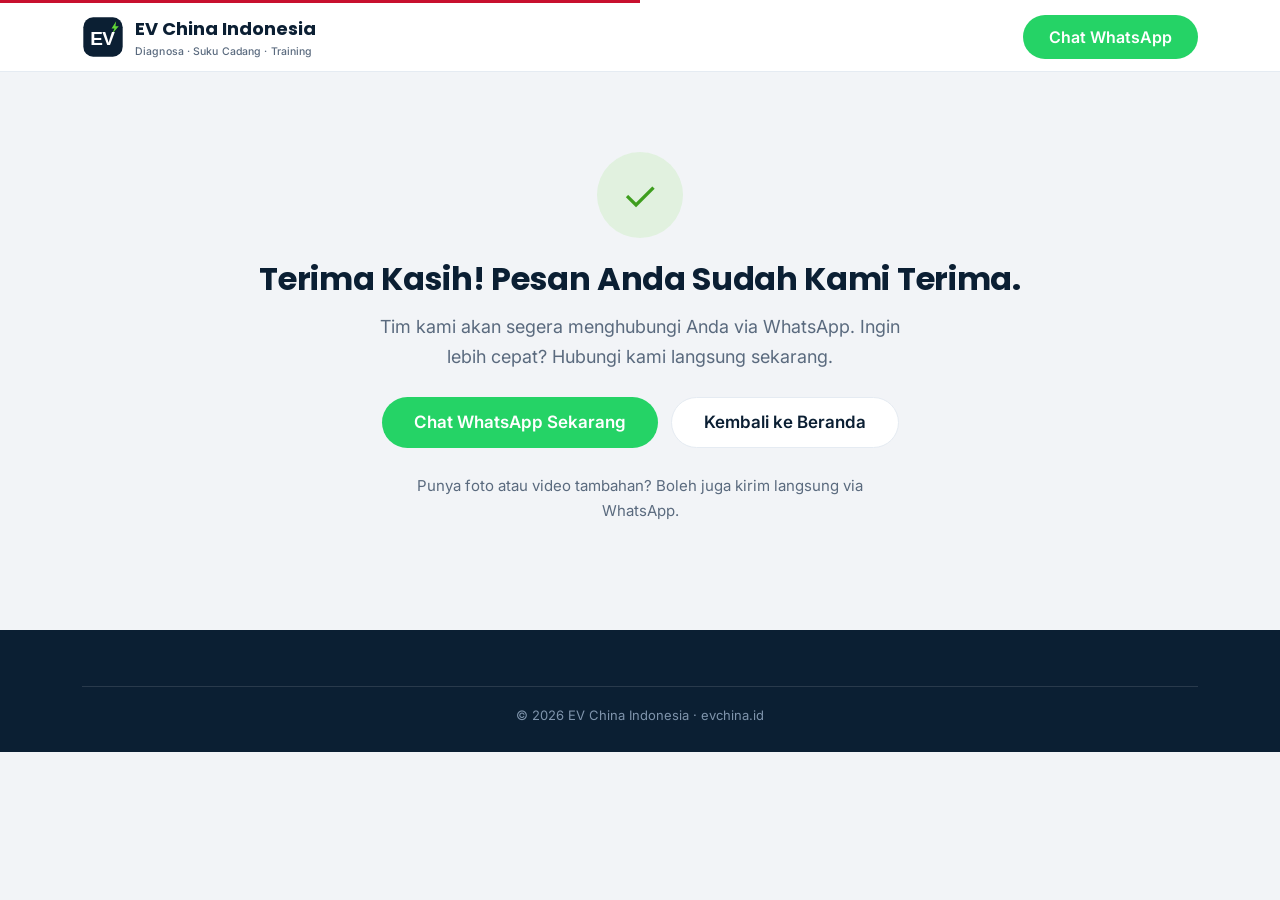
<file: terima-kasih.html>
<!DOCTYPE html>
<html lang="id">
<head>
<meta charset="UTF-8">
<meta name="viewport" content="width=device-width, initial-scale=1.0">
<title>Terima Kasih | EV China Indonesia</title>
<meta name="robots" content="noindex">
<link href="https://fonts.googleapis.com/css2?family=Inter:wght@400;500;600&family=Poppins:wght@600;700;800&display=swap" rel="stylesheet">
<link rel="icon" type="image/svg+xml" href="icon.svg">
<link rel="stylesheet" href="styles.css">
<!-- 广告转化追踪：此页用于触发 Facebook Pixel 的 Lead 事件 / Google Ads conversion（上线时加埋点代码） -->
</head>
<body>

<header class="site-header">
  <div class="dev-banner" data-zh="⚙️ 演示原型 · 此页为表单提交成功页，用于广告转化追踪">⚙️ Prototipe demo · Halaman sukses form, dipakai untuk pelacakan konversi iklan</div>
  <div class="container nav">
    <a class="brand" href="index.html"><img class="logo" src="icon.svg" alt="EV China Indonesia"><span>EV China Indonesia<small data-zh="中国电动车 诊断·配件·培训">Diagnosa · Suku Cadang · Training</small></span></a>
    <div class="nav-actions">
      <button class="lang-toggle" id="langToggle">中文预览</button>
      <a class="btn btn-wa nav-toggle-cta js-wa" data-zh="联系客服">Chat WhatsApp</a>
    </div>
  </div>
</header>

<div class="ty">
  <div>
    <div class="check">✓</div>
    <h1 data-zh="谢谢！我们收到你的信息了。">Terima Kasih! Pesan Anda Sudah Kami Terima.</h1>
    <p data-zh="我们的团队会尽快通过 WhatsApp 联系你。想更快？现在就直接联系我们。">Tim kami akan segera menghubungi Anda via WhatsApp. Ingin lebih cepat? Hubungi kami langsung sekarang.</p>
    <div class="hero-cta" style="justify-content:center">
      <a class="btn btn-wa btn-lg js-wa" data-zh="现在 WhatsApp 联系">Chat WhatsApp Sekarang</a>
      <a class="btn btn-outline btn-lg" href="index.html" data-zh="返回首页">Kembali ke Beranda</a>
    </div>

    <p class="muted" style="margin-top:24px;font-size:15px" data-zh="还有更多照片或视频？也可以直接用 WhatsApp 发给我们。">Punya foto atau video tambahan? Boleh juga kirim langsung via WhatsApp.</p>
  </div>
</div>

<footer class="site-footer">
  <div class="container">
    <div class="footer-bottom">© 2026 EV China Indonesia · evchina.id</div>
  </div>
</footer>

<script src="app.js"></script>
</body>
</html>
</file>
<file: styles.css>
/* ============================================================
   EV China Indonesia — evchina.id
   设计系统 v2 · 专业稳重 + 印尼本地特色
   配色：深海军蓝 + 精炼电动绿(主行动) + 印尼红(点缀) + WhatsApp绿
   ============================================================ */

:root{
  --ink:#0B1F33;          /* 品牌深海军蓝（logo） */
  --ink-2:#14304C;        /* 海军蓝 次（渐变用） */
  --accent:#61D836;       /* 品牌绿（logo）— 主按钮/强调 */
  --accent-d:#3E9E1E;     /* 深绿 — 图标描边/价格/链接（浅底对比） */
  --gray:#A7B0B8;         /* 品牌灰（logo） */
  --id-red:#C8102E;       /* 印尼红 点缀 */
  --id-red-d:#A50D26;
  --wa:#25D366;           /* WhatsApp 绿（只用于 WhatsApp） */
  --bg:#F2F4F7;           /* 品牌浅底（logo） */
  --bg-2:#FFFFFF;
  --card:#FFFFFF;
  --text:#152436;
  --muted:#5A6A7E;
  --line:#E5EBF2;
  --ring:rgba(97,216,54,.16);
  --radius:16px;
  --radius-sm:11px;
  --shadow:0 10px 30px rgba(12,34,54,.08);
  --shadow-sm:0 4px 14px rgba(12,34,54,.06);
  --shadow-lg:0 20px 50px rgba(12,34,54,.16);
  --maxw:1160px;
  --font:'Inter',-apple-system,BlinkMacSystemFont,'Segoe UI',Roboto,Helvetica,Arial,sans-serif;
  --font-h:'Poppins',var(--font);
}

*{box-sizing:border-box;margin:0;padding:0}
html{scroll-behavior:smooth}
body{font-family:var(--font);color:var(--text);background:var(--bg);line-height:1.65;-webkit-font-smoothing:antialiased}
img,svg{max-width:100%;display:block}
a{color:inherit;text-decoration:none}
h1,h2,h3,h4{font-family:var(--font-h);line-height:1.18;color:var(--ink);font-weight:700;letter-spacing:-.01em}
.container{width:100%;max-width:var(--maxw);margin:0 auto;padding:0 22px}
section{padding:72px 0}
.muted{color:var(--muted)}
.center{text-align:center}

/* ---------- Buttons ---------- */
.btn{display:inline-flex;align-items:center;justify-content:center;gap:9px;font-weight:600;font-size:16px;
  padding:14px 26px;border-radius:999px;border:none;cursor:pointer;transition:.18s ease;line-height:1;white-space:nowrap}
.btn svg{width:18px;height:18px}
.btn-primary{background:var(--accent);color:var(--ink);box-shadow:0 8px 20px rgba(97,216,54,.32)}
.btn-primary:hover{background:#54C22E;transform:translateY(-1px)}
.btn-wa{background:var(--wa);color:#fff}
.btn-wa:hover{filter:brightness(.96);transform:translateY(-1px)}
.btn-ghost{background:rgba(255,255,255,.08);border:1.5px solid rgba(255,255,255,.45);color:#fff}
.btn-ghost:hover{background:rgba(255,255,255,.16)}
.btn-outline{background:#fff;border:1.5px solid var(--line);color:var(--ink)}
.btn-outline:hover{border-color:var(--accent);color:var(--accent-d)}
.btn-lg{padding:16px 32px;font-size:17px}

/* ---------- Eyebrow / badges ---------- */
.eyebrow{display:inline-flex;align-items:center;gap:8px;background:rgba(97,216,54,.14);color:#BFF29B;
  font-weight:600;font-size:13px;padding:7px 15px;border-radius:999px;margin-bottom:20px;letter-spacing:.2px}
.eyebrow.light{background:rgba(97,216,54,.1);color:var(--accent-d)}
.tag-id{display:inline-flex;align-items:center;gap:7px;background:rgba(200,16,46,.1);color:var(--id-red);
  font-weight:700;font-size:12px;padding:5px 12px;border-radius:999px;letter-spacing:.3px}
.tag-id::before{content:"";width:18px;height:12px;border-radius:2px;
  background:linear-gradient(to bottom,var(--id-red) 0 50%,#fff 50% 100%);box-shadow:0 0 0 1px var(--line)}

/* ---------- Header ---------- */
.site-header{position:sticky;top:0;z-index:50;background:rgba(255,255,255,.94);
  backdrop-filter:blur(10px);border-bottom:1px solid var(--line)}
.site-header::before{content:"";display:block;height:3px;
  background:linear-gradient(90deg,var(--id-red) 0 50%,#fff 50% 100%)} /* 印尼红白细条 */
.nav{display:flex;align-items:center;justify-content:space-between;height:68px}
.brand{display:flex;align-items:center;gap:11px;font-family:var(--font-h);font-weight:700;color:var(--ink);font-size:18px}
.brand .logo{width:42px;height:42px;border-radius:10px;display:block;flex:none}
.brand small{display:block;font-size:10.5px;color:var(--muted);font-weight:500;font-family:var(--font);letter-spacing:.1px}
.nav-links{display:flex;align-items:center;gap:24px}
.nav-links a{font-size:14.5px;color:var(--text);font-weight:500;position:relative}
.nav-links a:hover{color:var(--accent-d)}
.nav-actions{display:flex;align-items:center;gap:11px}
.lang-toggle{background:#fff;border:1.5px solid var(--line);border-radius:999px;padding:7px 13px;
  font-size:12.5px;font-weight:600;cursor:pointer;color:var(--ink)}
.lang-toggle:hover{border-color:var(--accent)}
.hamburger{display:none;background:none;border:none;font-size:25px;cursor:pointer;color:var(--ink)}

@media(max-width:980px){
  .nav-links{position:fixed;inset:71px 0 auto 0;flex-direction:column;background:#fff;gap:0;padding:6px 0;
    border-bottom:1px solid var(--line);box-shadow:var(--shadow);display:none}
  .nav-links.open{display:flex}
  .nav-links a{padding:14px 24px;width:100%;border-bottom:1px solid var(--line)}
  .hamburger{display:block}
  .nav-actions .btn{display:none}
}

/* ---------- Dev banner ---------- */
.dev-banner{background:#FFF7E0;color:#8A6A12;font-size:12px;text-align:center;padding:6px 12px;border-bottom:1px solid #F1E4B6}

/* ---------- Hero ---------- */
.hero{position:relative;overflow:hidden;color:#fff;padding:78px 0 86px;
  background:radial-gradient(1100px 520px at 78% -10%,#1b4a6b 0,transparent 60%),
             linear-gradient(155deg,var(--ink) 0%,var(--ink-2) 70%,#0e3a55 100%)}
.hero::after{content:"";position:absolute;inset:0;opacity:.5;pointer-events:none;
  background-image:radial-gradient(rgba(255,255,255,.05) 1px,transparent 1.4px);background-size:22px 22px}
.hero .container{position:relative;z-index:2}
.hero-grid{display:grid;grid-template-columns:1.05fr .95fr;gap:48px;align-items:center}
@media(max-width:920px){.hero-grid{grid-template-columns:1fr;gap:36px}}
.hero h1{color:#fff;font-size:42px;margin-bottom:18px}
.hero .lead{font-size:18.5px;color:#CCDBEA;max-width:560px;margin-bottom:28px}
.hero-cta{display:flex;gap:13px;flex-wrap:wrap;margin-bottom:26px}
.hero-trust{display:flex;gap:26px;flex-wrap:wrap}
.hero-trust .t b{color:#fff;font-size:24px;font-family:var(--font-h);display:block;line-height:1.1}
.hero-trust .t span{color:#9FB4CA;font-size:13px}
@media(max-width:520px){.hero h1{font-size:32px}}

/* hero visual: flow diagram card */
.flow-card{background:rgba(255,255,255,.06);border:1px solid rgba(255,255,255,.14);border-radius:20px;
  padding:24px;backdrop-filter:blur(4px);box-shadow:var(--shadow-lg)}
.flow-card .flow-title{font-size:13px;color:#9FB4CA;font-weight:600;margin-bottom:16px;text-align:center;letter-spacing:.3px}

/* ---------- Section heads ---------- */
.section-head{max-width:720px;margin:0 auto 46px;text-align:center}
.section-head .eyebrow{margin-bottom:14px}
.section-head h2{font-size:31px;margin-bottom:13px}
.section-head p{color:var(--muted);font-size:17px}
.alt{background:var(--bg-2)}

/* ---------- Grid ---------- */
.grid{display:grid;gap:22px}
.grid-2{grid-template-columns:repeat(2,1fr)}
.grid-3{grid-template-columns:repeat(3,1fr)}
.grid-4{grid-template-columns:repeat(4,1fr)}
@media(max-width:900px){.grid-3,.grid-4{grid-template-columns:repeat(2,1fr)}}
@media(max-width:560px){.grid-2,.grid-3,.grid-4{grid-template-columns:1fr}}

/* ---------- Cards + icon badge ---------- */
.card{background:var(--card);border:1px solid var(--line);border-radius:var(--radius);
  padding:28px;box-shadow:var(--shadow-sm);transition:.2s ease}
.card:hover{transform:translateY(-3px);box-shadow:var(--shadow);border-color:#d6e0ec}
.ico{width:52px;height:52px;border-radius:14px;display:inline-flex;align-items:center;justify-content:center;
  background:rgba(97,216,54,.1);margin-bottom:15px;font-size:25px}
.ico svg{width:26px;height:26px;stroke:var(--accent-d);fill:none;stroke-width:1.9}
.card h3{font-size:17.5px;margin-bottom:7px}
.card p{color:var(--muted);font-size:14.5px}
.card.center .ico{margin-left:auto;margin-right:auto}

/* ---------- Steps ---------- */
.steps{display:grid;gap:20px;grid-template-columns:repeat(4,1fr)}
@media(max-width:900px){.steps{grid-template-columns:repeat(2,1fr)}}
@media(max-width:560px){.steps{grid-template-columns:1fr}}
.step{background:var(--card);border:1px solid var(--line);border-radius:var(--radius);padding:24px;position:relative}
.step .num{width:40px;height:40px;border-radius:50%;background:var(--ink);color:#fff;
  display:grid;place-items:center;font-weight:700;font-family:var(--font-h);margin-bottom:14px}
.step h3{font-size:16px;margin-bottom:6px}
.step p{font-size:14px;color:var(--muted)}

/* ---------- Brand logos ---------- */
.brands{display:flex;flex-wrap:wrap;gap:12px;justify-content:center}
.brand-pill{background:#fff;border:1px solid var(--line);border-radius:12px;padding:12px 22px;
  font-weight:700;color:var(--ink);font-size:15px;font-family:var(--font-h);box-shadow:var(--shadow-sm)}
.brand-pill.star{border-color:var(--accent);background:rgba(97,216,54,.06);color:var(--accent-d)}

/* ---------- Coverage (Indonesia) ---------- */
.coverage{position:relative;background:linear-gradient(160deg,var(--ink),var(--ink-2));color:#fff;border-radius:24px;
  padding:48px 40px;overflow:hidden}
.coverage h2{color:#fff;font-size:27px;margin-bottom:10px}
.coverage p{color:#CCDBEA;max-width:560px}
.coverage .cities{display:flex;flex-wrap:wrap;gap:10px;margin-top:22px}
.coverage .chip{background:rgba(255,255,255,.1);border:1px solid rgba(255,255,255,.16);border-radius:999px;
  padding:8px 16px;font-size:14px;color:#EAF1F8;font-weight:500}
.coverage .map{position:absolute;right:24px;bottom:0;opacity:.5;pointer-events:none}
@media(max-width:760px){.coverage .map{display:none}}

/* ---------- Stats ---------- */
.stats{display:grid;grid-template-columns:repeat(4,1fr);gap:20px;text-align:center}
@media(max-width:560px){.stats{grid-template-columns:repeat(2,1fr)}}
.stat b{display:block;font-size:34px;color:var(--accent-d);font-family:var(--font-h)}
.stat span{color:var(--muted);font-size:14px}

/* ---------- Testimonials ---------- */
.tcard{background:var(--card);border:1px solid var(--line);border-radius:var(--radius);padding:26px;box-shadow:var(--shadow-sm)}
.tcard .stars{color:#F5A524;font-size:15px;letter-spacing:2px;margin-bottom:12px}
.tcard .quote{font-size:15px;color:var(--text);margin-bottom:16px}
.tcard .who{display:flex;align-items:center;gap:12px}
.tcard .avatar{width:42px;height:42px;border-radius:50%;background:linear-gradient(135deg,var(--ink),var(--accent));
  color:#fff;display:grid;place-items:center;font-weight:700;font-family:var(--font-h);font-size:16px}
.tcard .who b{font-size:14px;color:var(--ink);display:block;font-family:var(--font-h)}
.tcard .who span{font-size:13px;color:var(--muted)}

/* ---------- Case cards ---------- */
.case{background:var(--card);border:1px solid var(--line);border-radius:var(--radius);padding:24px;box-shadow:var(--shadow-sm);transition:.2s}
.case:hover{transform:translateY(-3px);box-shadow:var(--shadow)}
.case .flag{font-size:14px;font-weight:700;color:var(--id-red);margin-bottom:10px;font-family:var(--font-h)}
.case .tag{display:inline-block;background:rgba(97,216,54,.1);color:var(--accent-d);font-size:12px;
  font-weight:600;padding:4px 10px;border-radius:6px;margin:3px 4px 0 0}
.case h4{font-size:15.5px;margin:6px 0}
.case p{font-size:14px;color:var(--muted);margin-bottom:6px}

/* ---------- Pain list ---------- */
.pain{list-style:none;display:grid;gap:13px}
.pain li{background:#fff;border:1px solid var(--line);border-left:4px solid var(--id-red);border-radius:11px;
  padding:16px 18px;font-size:15px;box-shadow:var(--shadow-sm)}

/* ---------- Table ---------- */
.table-wrap{overflow-x:auto;border-radius:var(--radius);border:1px solid var(--line);box-shadow:var(--shadow-sm)}
table{width:100%;border-collapse:collapse;background:#fff;min-width:560px}
th,td{padding:14px 16px;text-align:left;border-bottom:1px solid var(--line);font-size:14px}
th{background:var(--ink);color:#fff;font-weight:600;font-family:var(--font-h);font-size:13px}
tr:last-child td{border-bottom:none}
tbody tr:hover{background:#F8FBFA}
td.price{font-weight:700;color:var(--accent-d);white-space:nowrap}
.note{font-size:13px;color:var(--muted);margin-top:12px}

/* ---------- FAQ ---------- */
.faq details{background:#fff;border:1px solid var(--line);border-radius:12px;margin-bottom:12px;box-shadow:var(--shadow-sm)}
.faq summary{padding:18px 20px;font-weight:600;cursor:pointer;list-style:none;font-size:16px;color:var(--ink)}
.faq summary::-webkit-details-marker{display:none}
.faq summary::after{content:"+";float:right;color:var(--accent-d);font-size:22px;line-height:1}
.faq details[open] summary::after{content:"–"}
.faq .ans{padding:0 20px 18px;color:var(--muted);font-size:15px}

/* ---------- CTA band ---------- */
.cta-band{position:relative;overflow:hidden;background:linear-gradient(135deg,var(--ink),#0e3a55);color:#fff;
  text-align:center;border-radius:22px;padding:52px 26px}
.cta-band::before{content:"";position:absolute;inset:0;opacity:.5;
  background-image:radial-gradient(rgba(255,255,255,.05) 1px,transparent 1.4px);background-size:22px 22px}
.cta-band>*{position:relative;z-index:2}
.cta-band h2{color:#fff;font-size:28px;margin-bottom:12px}
.cta-band p{color:#CCDBEA;margin-bottom:24px;font-size:17px}
.cta-band .hero-cta{justify-content:center}

/* ---------- Forms ---------- */
.form-card{background:#fff;border:1px solid var(--line);border-radius:var(--radius);padding:32px;box-shadow:var(--shadow);max-width:560px;margin:0 auto}
.form-row{margin-bottom:16px}
.form-row label{display:block;font-weight:600;font-size:14px;margin-bottom:6px;color:var(--ink)}
.form-row input,.form-row select,.form-row textarea{width:100%;padding:12px 14px;border:1.5px solid var(--line);
  border-radius:10px;font-size:15px;font-family:var(--font);background:#fff;color:var(--text)}
.form-row input:focus,.form-row select:focus,.form-row textarea:focus{outline:none;border-color:var(--accent);box-shadow:0 0 0 4px var(--ring)}
.form-row input[type=file]{padding:10px;background:#FAFCFE;cursor:pointer}
.form-row textarea{min-height:92px;resize:vertical}
.form-card .btn{width:100%}

/* ---------- Footer ---------- */
.site-footer{background:var(--ink);color:#B9C9DA;padding:56px 0 26px}
.site-footer h4{color:#fff;font-size:15px;margin-bottom:14px;font-family:var(--font-h)}
.footer-grid{display:grid;grid-template-columns:1.5fr 1fr 1fr;gap:30px;margin-bottom:30px}
@media(max-width:760px){.footer-grid{grid-template-columns:1fr}}
.footer-grid a{display:block;color:#9FB4CA;font-size:14px;padding:4px 0}
.footer-grid a:hover{color:var(--accent)}
.footer-bottom{border-top:1px solid rgba(255,255,255,.12);padding-top:18px;font-size:13px;color:#7F94AC;text-align:center}
.pay-pills span{display:inline-block;background:rgba(255,255,255,.09);border-radius:6px;padding:4px 10px;font-size:12px;margin:3px 4px 0 0}

/* ---------- Floating WhatsApp ---------- */
.wa-float{position:fixed;right:18px;bottom:18px;z-index:60;background:var(--wa);color:#fff;border-radius:999px;
  padding:14px 20px;font-weight:600;box-shadow:0 10px 28px rgba(37,211,102,.45);display:flex;align-items:center;gap:8px;font-size:15px}
.wa-float:hover{filter:brightness(.96)}
.wa-float svg{width:20px;height:20px}

/* ---------- Thank you ---------- */
.ty{min-height:62vh;display:grid;place-items:center;text-align:center;padding:60px 20px}
.ty .check{width:86px;height:86px;border-radius:50%;background:rgba(97,216,54,.12);color:var(--accent-d);
  font-size:42px;display:grid;place-items:center;margin:0 auto 22px}
.ty h1{font-size:32px;margin-bottom:14px}
.ty p{color:var(--muted);font-size:18px;max-width:520px;margin:0 auto 26px}

.pill-sm{background:rgba(255,255,255,.1);color:#D5E0EE;border-radius:999px;padding:6px 13px;font-size:12px}
.hero-badge-row{display:flex;gap:10px;flex-wrap:wrap;margin-bottom:8px}

/* 上线：默认隐藏开发用元素（演示条 + 中文切换）；预览时在网址加 ?dev=1 即可显示 */
.dev-banner,.lang-toggle{display:none}

/* 自定义文件选择按钮（避免浏览器原生中文/丑按钮） */
.file-btn{display:inline-flex;align-items:center;gap:8px;cursor:pointer;background:#fff;border:1.5px dashed var(--line);border-radius:10px;padding:12px 18px;font-weight:600;color:var(--ink);font-size:14px}
.file-btn:hover{border-color:var(--accent);color:var(--accent-d)}
.file-names{display:block;margin-top:8px;font-size:13px;color:var(--muted)}

/* 电话输入：固定 +62 前缀 */
.phone-wrap{display:flex;align-items:stretch}
.phone-prefix{display:flex;align-items:center;gap:6px;padding:0 14px;background:#EEF2F7;border:1.5px solid var(--line);border-right:none;border-radius:10px 0 0 10px;font-weight:600;color:var(--ink);font-size:15px;white-space:nowrap}
.phone-wrap input{flex:1;border-radius:0 10px 10px 0 !important}
</file>
